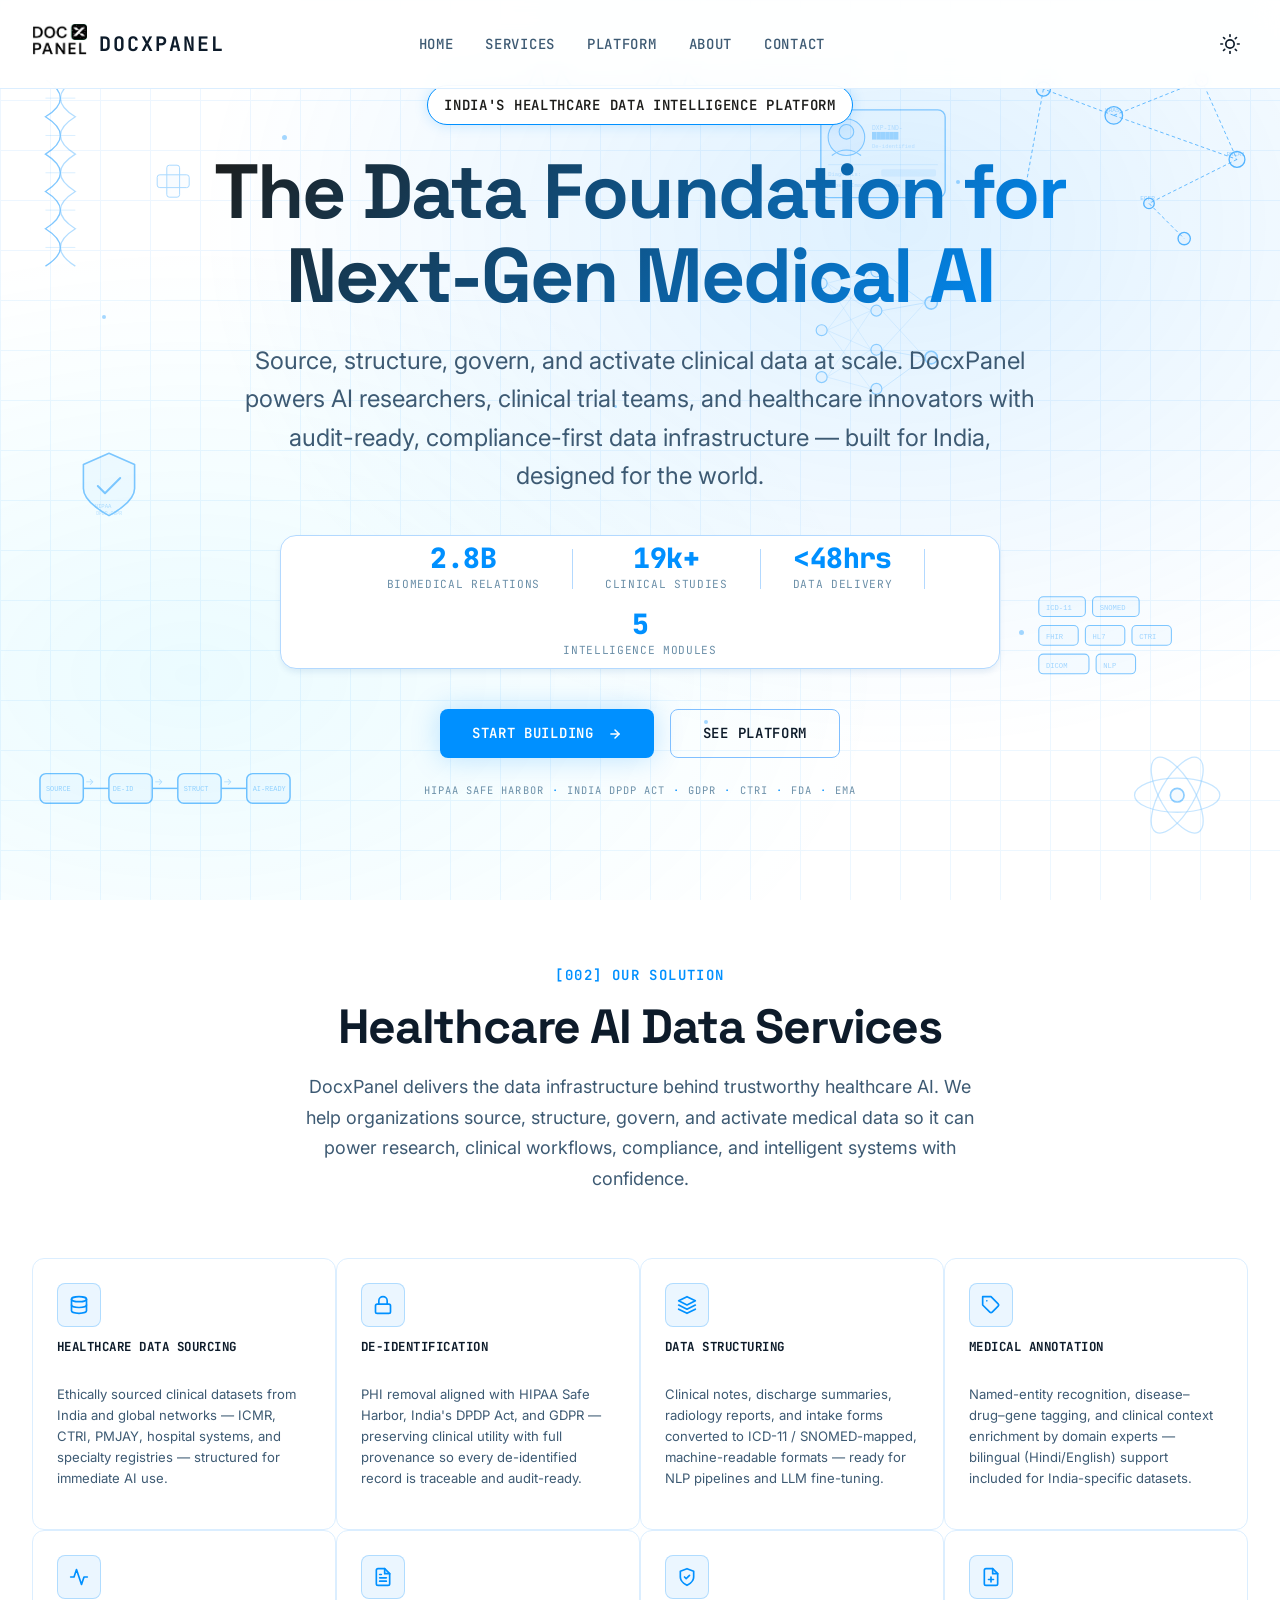
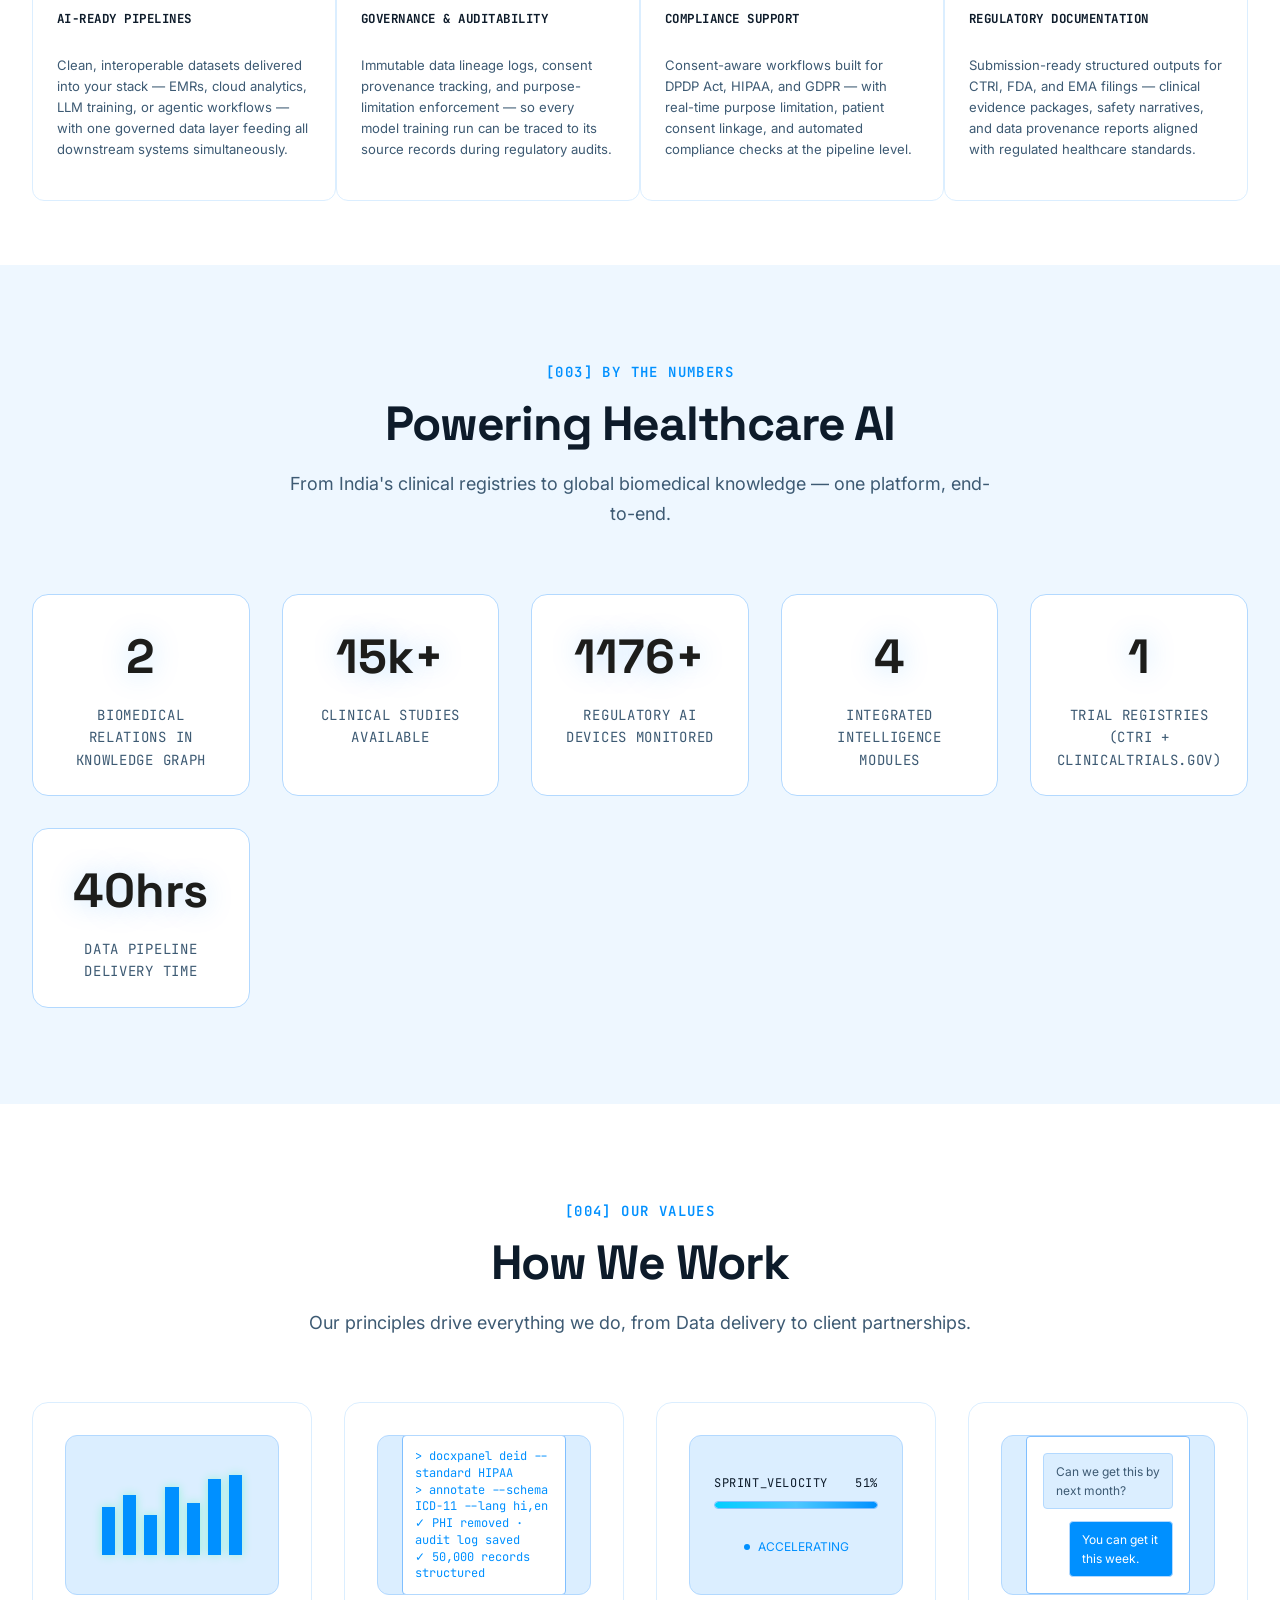
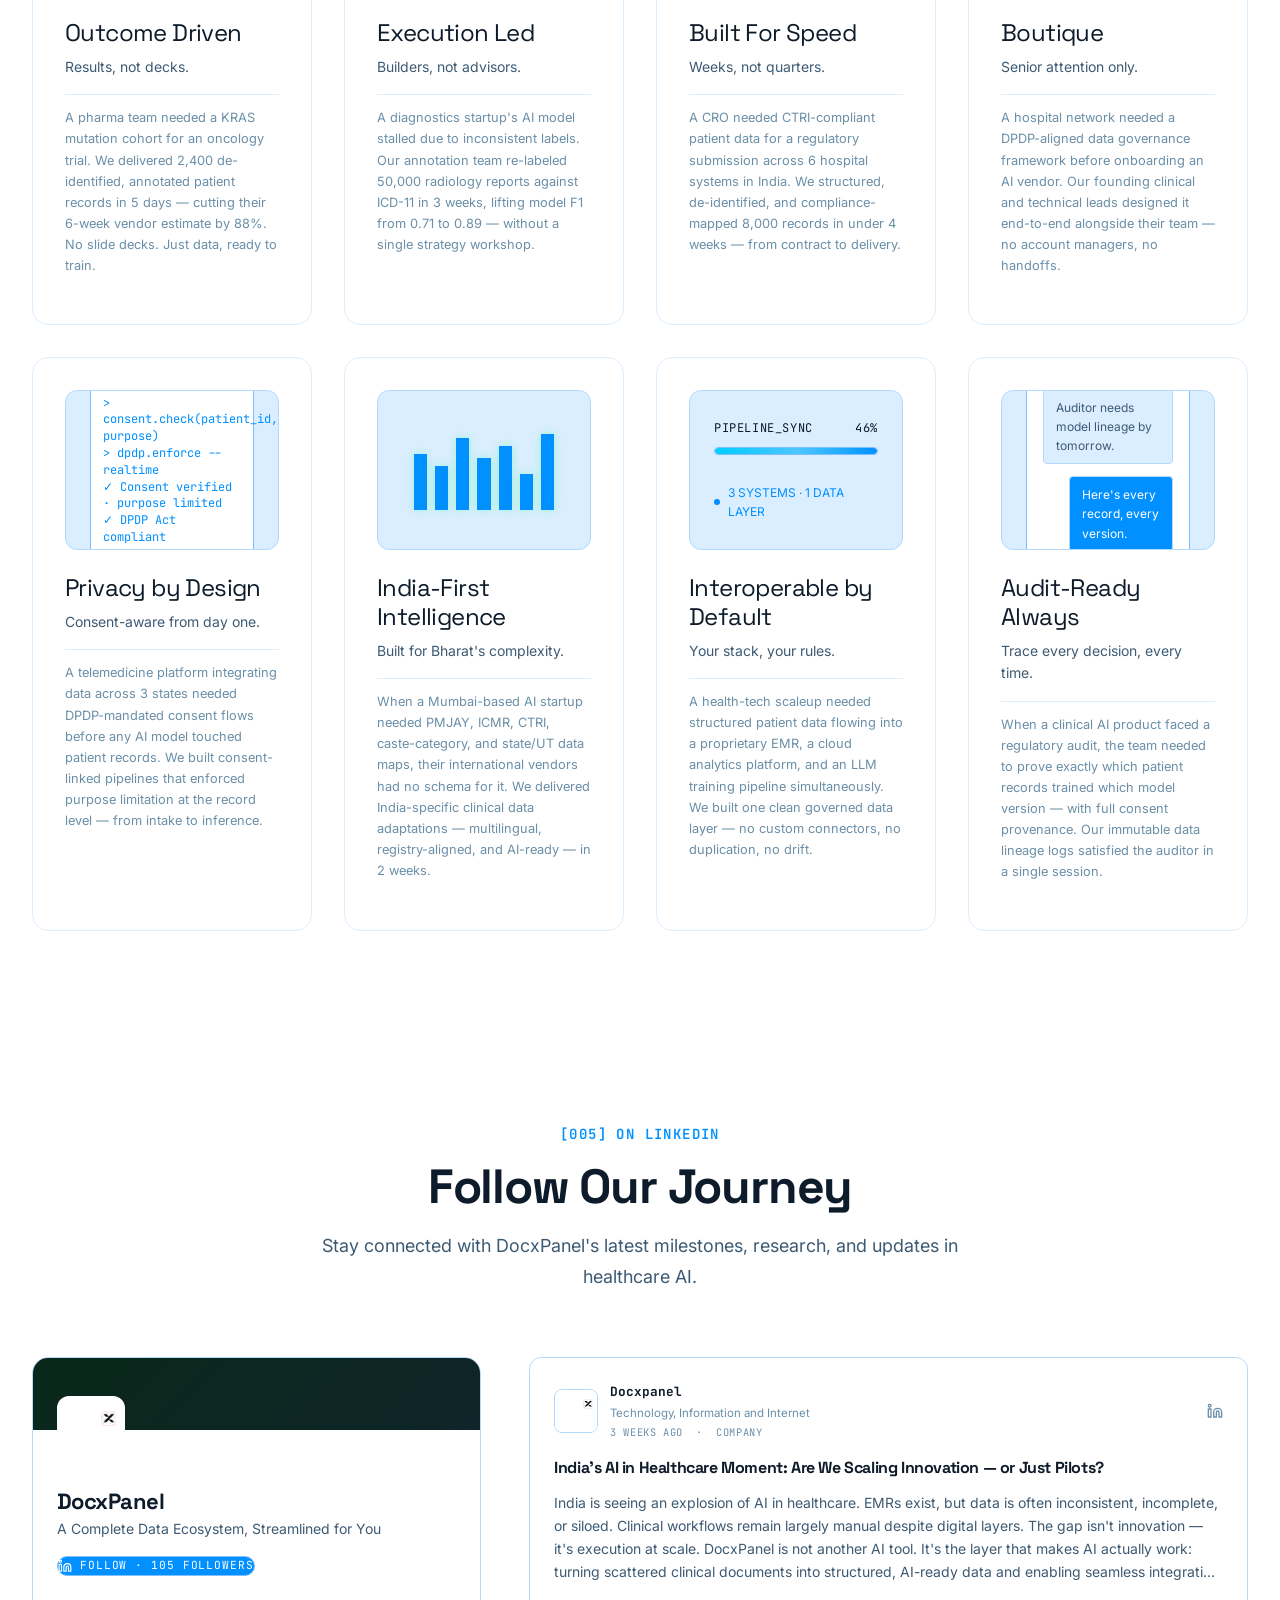
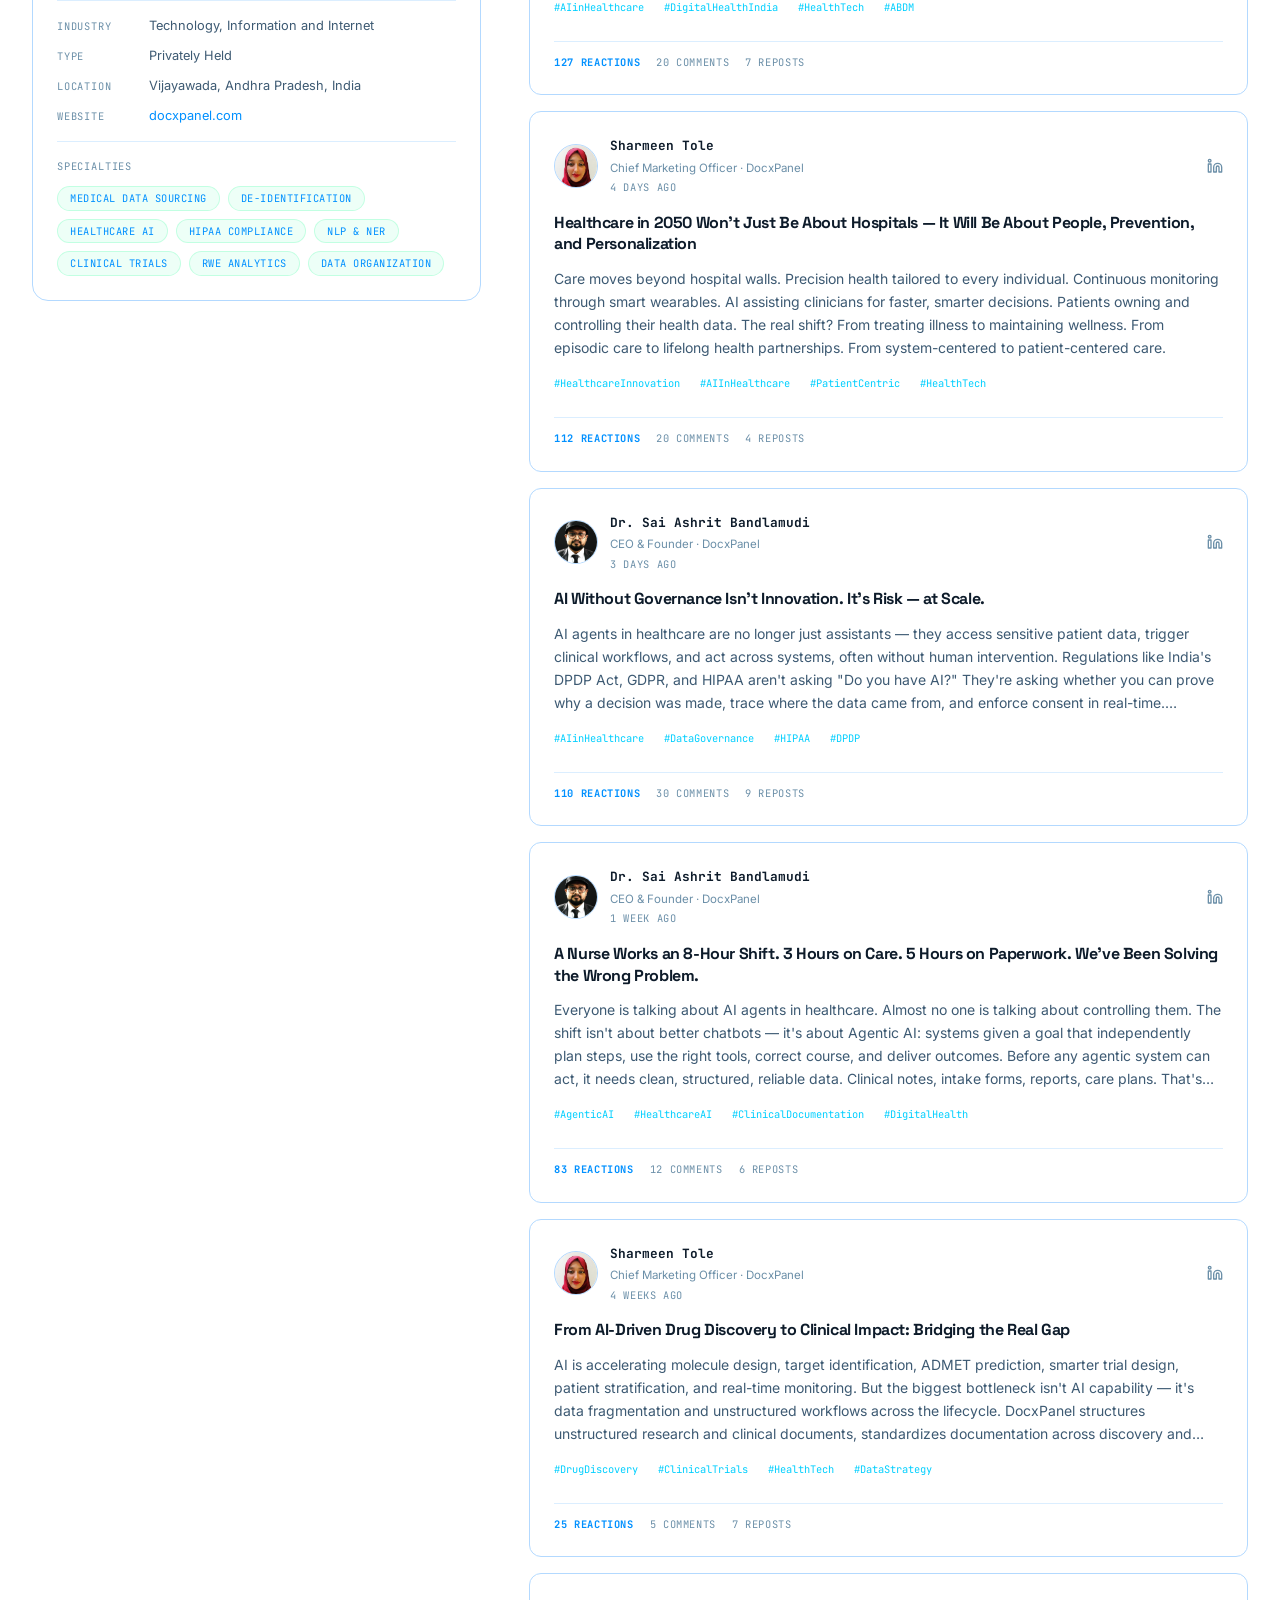
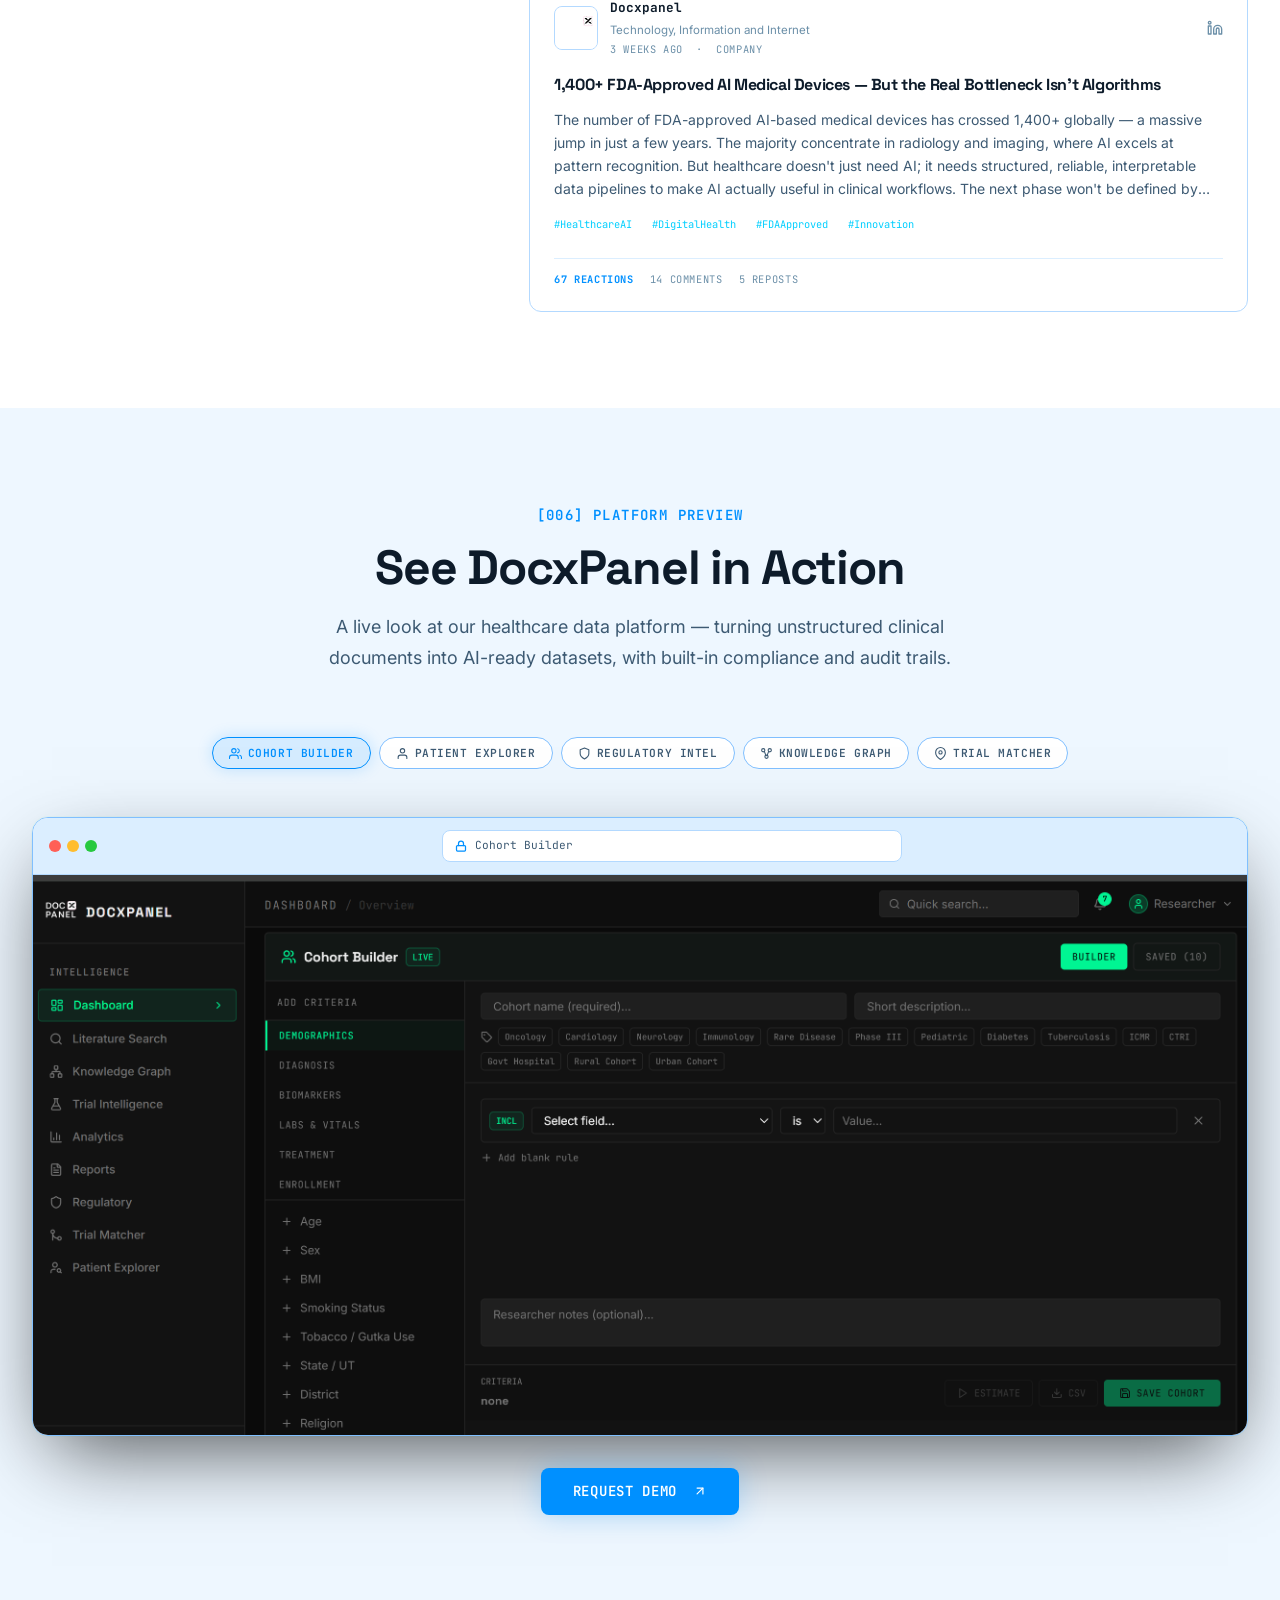
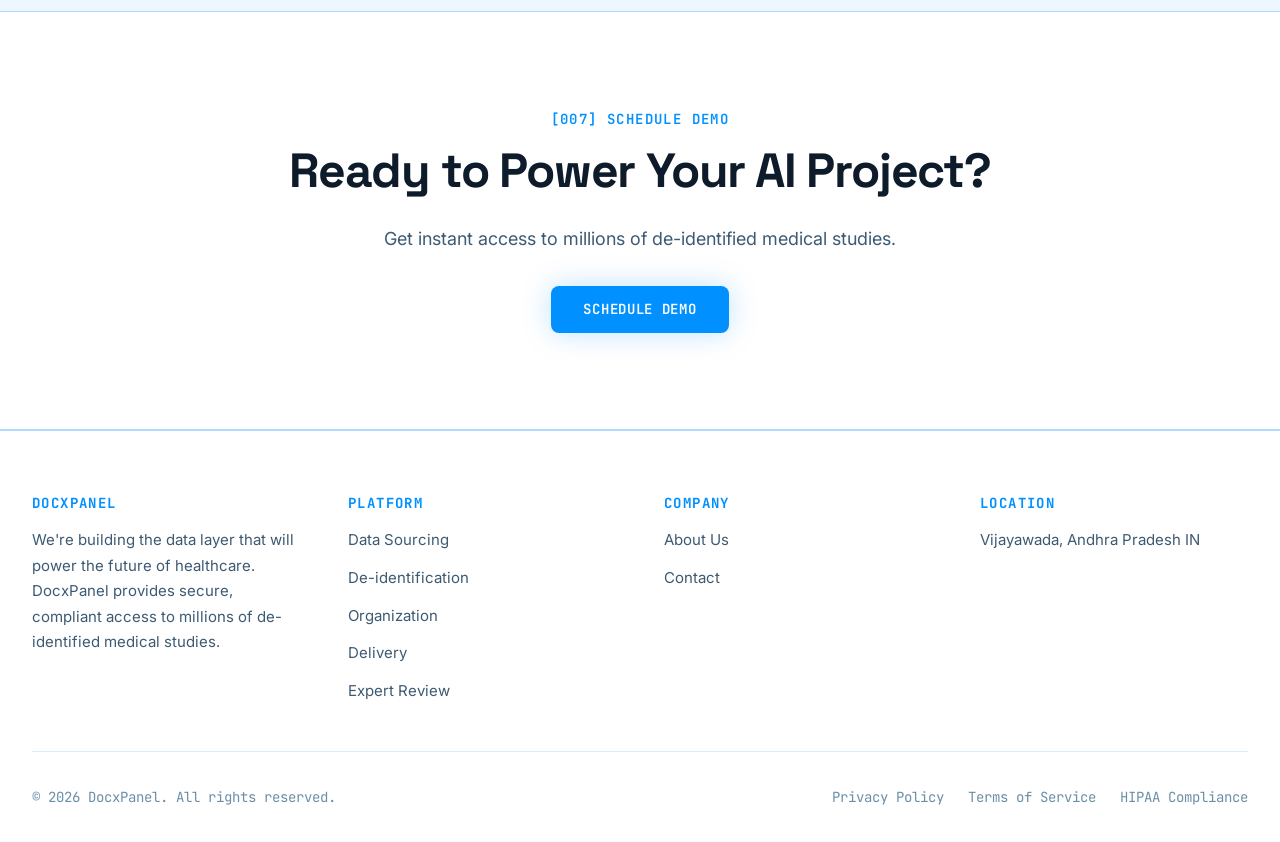
<file: index.html>
<!DOCTYPE html>
<html lang="en" data-theme="light">

<head>
    <meta charset="UTF-8">
    <meta name="viewport" content="width=device-width, initial-scale=1.0">
    <title>DocxPanel - A Complete Data Ecosystem, Streamlined for You</title>
    <link rel="icon" type="image/svg+xml" href="favicon.svg">

    <!-- Fonts -->
    <link rel="preconnect" href="https://fonts.googleapis.com">
    <link rel="preconnect" href="https://fonts.gstatic.com" crossorigin>
    <link
        href="https://fonts.googleapis.com/css2?family=JetBrains+Mono:wght@300;400;500;600;700;800&family=Inter:wght@300;400;500;600;700;800&family=Space+Grotesk:wght@300;400;500;600;700&display=swap"
        rel="stylesheet">

    <!-- AOS Animation Library -->
    <link href="https://unpkg.com/aos@2.3.1/dist/aos.css" rel="stylesheet">

    <style>
        /* ===== CSS CUSTOM PROPERTIES (Design System) ===== */
        :root {
            /* Colors - Brand */
            --color-brand-primary: #FFFFFF;
            --color-brand-secondary: #00FF88;
            --color-brand-tertiary: #00D4FF;

            /* Colors - Surface */
            --color-surface-base: #000000;
            --color-surface-subtle: #0A0A0A;
            --color-surface-card: #111111;
            --color-surface-elevated: #1A1A1A;
            --color-surface-overlay: rgba(0, 0, 0, 0.85);

            /* Colors - Text */
            --color-text-primary: #FFFFFF;
            --color-text-secondary: #A0A0A0;
            --color-text-tertiary: #666666;
            --color-text-accent: #FFFFFF;
            --color-text-link: #00FF88;

            /* Colors - Border */
            --color-border-default: #222222;
            --color-border-subtle: #1A1A1A;
            --color-border-emphasis: #333333;
            --color-border-accent: #FFFFFF;

            /* Colors - Status */
            --color-status-success: #00FF88;
            --color-status-error: #FF4444;
            --color-status-warning: #FFAA00;
            --color-status-info: #FFFFFF;

            /* Typography */
            --font-primary: 'JetBrains Mono', 'Fira Code', monospace;
            --font-secondary: 'Inter', -apple-system, BlinkMacSystemFont, sans-serif;
            --font-display: 'Space Grotesk', 'Inter', sans-serif;

            /* Spacing (8pt grid) */
            --spacing-1: 0.25rem;
            --spacing-2: 0.5rem;
            --spacing-3: 0.75rem;
            --spacing-4: 1rem;
            --spacing-6: 1.5rem;
            --spacing-8: 2rem;
            --spacing-10: 2.5rem;
            --spacing-12: 3rem;
            --spacing-16: 4rem;
            --spacing-20: 5rem;
            --spacing-24: 6rem;

            /* Border Radius */
            --radius-sm: 0.25rem;
            --radius-base: 0.5rem;
            --radius-md: 0.75rem;
            --radius-lg: 1rem;
            --radius-xl: 1.5rem;
            --radius-full: 9999px;

            /* Shadows */
            --shadow-glow-sm: 0 0 10px rgba(255, 255, 255, 0.3), 0 0 20px rgba(255, 255, 255, 0.15);
            --shadow-glow-md: 0 0 15px rgba(255, 255, 255, 0.4), 0 0 30px rgba(255, 255, 255, 0.2), 0 0 45px rgba(255, 255, 255, 0.1);
            --shadow-glow-cyan: 0 0 15px rgba(0, 255, 136, 0.4), 0 0 30px rgba(0, 255, 136, 0.2), 0 0 45px rgba(0, 255, 136, 0.1);
            --shadow-base: 0 4px 6px -1px rgba(0, 0, 0, 0.7), 0 2px 4px -2px rgba(0, 0, 0, 0.7);
            --shadow-md: 0 10px 15px -3px rgba(0, 0, 0, 0.7), 0 4px 6px -4px rgba(0, 0, 0, 0.7);

            /* Animation */
            --duration-fast: 150ms;
            --duration-base: 200ms;
            --duration-moderate: 300ms;
            --duration-slow: 500ms;
            --easing-smooth: cubic-bezier(0.4, 0, 0.2, 1);
        }

        /* Light Theme Overrides */
        [data-theme="light"] {
            /* Neon sky blue — electric, vibrant */
            --color-brand-primary: #1D1D1B;
            --color-brand-secondary: #0090FF;
            --color-brand-secondary-rgb: 0, 144, 255;
            --color-brand-tertiary: #00CFFF;

            --color-surface-base: #FFFFFF;
            --color-surface-subtle: #EEF7FF;
            --color-surface-card: #FFFFFF;
            --color-surface-elevated: #DBEEFF;
            --color-surface-overlay: rgba(255, 255, 255, 0.92);

            --color-text-primary: #0D1B2A;
            --color-text-secondary: #3D5A73;
            --color-text-tertiary: #6B8FA8;
            --color-text-accent: #005099;
            --color-text-link: #0090FF;

            --color-status-success: #0090FF;
            --color-status-error: #E53E3E;

            --color-border-default: #B3D9FF;
            --color-border-subtle: #DBEEFF;
            --color-border-emphasis: #80BFFF;
            --color-border-accent: #0090FF;

            --shadow-glow-sm: 0 0 14px rgba(0, 144, 255, 0.2);
            --shadow-glow-md: 0 0 28px rgba(0, 144, 255, 0.25);
            --shadow-glow-cyan: 0 0 18px rgba(0, 207, 255, 0.3);
            --shadow-base: 0 4px 6px -1px rgba(0, 80, 153, 0.1);
            --shadow-md: 0 10px 15px -3px rgba(0, 80, 153, 0.12);
        }

        /* Light mode logo inversion */
        [data-theme="light"] .navbar-logo img {
            filter: invert(1);
        }

        /* ===== RESET & BASE STYLES ===== */
        * {
            margin: 0;
            padding: 0;
            box-sizing: border-box;
            -webkit-tap-highlight-color: transparent;
        }

        html {
            scroll-behavior: smooth;
            font-size: 16px;
            background-color: var(--color-surface-base);
        }

        body {
            font-family: var(--font-secondary);
            color: var(--color-text-primary);
            line-height: 1.6;
            overflow-x: hidden;
            position: relative;
            min-height: 100vh;
        }

        /* Animated Grid Background */
        body::before {
            content: '';
            position: fixed;
            top: 0;
            left: 0;
            width: 100%;
            height: 100%;
            pointer-events: none;
            background-image:
                linear-gradient(var(--color-border-subtle) 1.5px, transparent 1.5px),
                linear-gradient(90deg, var(--color-border-subtle) 1.5px, transparent 1.5px);
            background-size: 50px 50px;
            opacity: 0.5;
            /* Increased visibility */
            z-index: -1;
            will-change: transform;
            animation: gridMove 20s linear infinite;
        }

        @keyframes gridMove {
            0% {
                transform: translate(0, 0);
            }

            100% {
                transform: translate(50px, 50px);
            }
        }

        /* Dark Theme Explicit Override (Helps Safari) */
        [data-theme="dark"] {
            --color-surface-base: #000000;
            --color-border-subtle: #222222;
            --color-text-primary: #FFFFFF;
            --color-brand-secondary-rgb: 0, 255, 136;
        }

        /* Light mode overrides for hardcoded green/old rgba accents → neon blue */
        [data-theme="light"] .svc-icon,
        [data-theme="light"] .module-icon {
            background: rgba(0, 144, 255, 0.08);
            border-color: rgba(0, 144, 255, 0.25);
        }
        [data-theme="light"] .svc-card:hover,
        [data-theme="light"] .module-card:hover {
            box-shadow: 0 12px 32px rgba(0, 144, 255, 0.14);
        }
        [data-theme="light"] .module-tab.active {
            background: rgba(0, 144, 255, 0.1);
            box-shadow: 0 0 16px rgba(0, 144, 255, 0.2);
        }
        [data-theme="light"] .stat-card:hover {
            box-shadow: 0 0 28px rgba(0, 144, 255, 0.18);
        }
        [data-theme="light"] .section-label {
            color: #0090FF;
        }
        [data-theme="light"] .hero::before {
            background:
                radial-gradient(ellipse at 70% 25%, rgba(0, 144, 255, 0.13) 0%, transparent 55%),
                radial-gradient(ellipse at 15% 75%, rgba(0, 207, 255, 0.08) 0%, transparent 45%);
            animation: pulseGlow 5s ease-in-out infinite;
        }
        [data-theme="light"] .btn-primary {
            background: #0090FF;
            border-color: #0090FF;
            color: #FFFFFF;
        }
        [data-theme="light"] .btn-primary:hover {
            background: #0076D6;
            border-color: #0076D6;
            box-shadow: 0 0 24px rgba(0, 144, 255, 0.45);
        }
        [data-theme="light"] .li-follow-link {
            background: #0090FF;
            color: #FFFFFF;
        }
        [data-theme="light"] .cohort-live-pill {
            background: rgba(0, 144, 255, 0.15);
            color: #0090FF;
        }
        [data-theme="light"] body::before {
            background-image:
                linear-gradient(rgba(0, 144, 255, 0.06) 1px, transparent 1px),
                linear-gradient(90deg, rgba(0, 144, 255, 0.06) 1px, transparent 1px);
        }
        [data-theme="light"] .value-card {
            border-color: #DBEEFF;
        }
        [data-theme="light"] .value-card:hover {
            border-color: #0090FF;
            box-shadow: 0 0 28px rgba(0, 144, 255, 0.12);
        }
        [data-theme="light"] .navbar {
            border-bottom-color: #DBEEFF;
        }

        /* Fix for Safari background gradient update on theme change */
        [data-theme="light"] body::before,
        [data-theme="dark"] body::before {
            background-image:
                linear-gradient(var(--color-border-subtle) 1px, transparent 1px),
                linear-gradient(90deg, var(--color-border-subtle) 1px, transparent 1px);
        }

        /* Force background repaint on theme change */
        [data-theme="light"] html,
        [data-theme="dark"] html {
            background-color: var(--color-surface-base);
        }

        /* ===== TYPOGRAPHY ===== */
        h1,
        h2,
        h3,
        h4,
        h5,
        h6 {
            font-family: var(--font-display);
            font-weight: 700;
            line-height: 1.2;
            letter-spacing: -0.025em;
        }

        h1 {
            font-size: clamp(2.5rem, 5vw, 4rem);
            margin-bottom: var(--spacing-6);
        }

        h2 {
            font-size: clamp(2rem, 4vw, 3rem);
            margin-bottom: var(--spacing-6);
        }

        h3 {
            font-size: clamp(1.5rem, 3vw, 2rem);
            margin-bottom: var(--spacing-4);
        }

        p {
            margin-bottom: var(--spacing-4);
            color: var(--color-text-secondary);
            line-height: 1.7;
        }

        a {
            color: var(--color-text-link);
            text-decoration: none;
            transition: color var(--duration-base) var(--easing-smooth);
        }

        @media (hover: hover) {
            a:hover {
                color: var(--color-brand-secondary);
            }
        }

        /* Monospace text styling */
        .mono {
            font-family: var(--font-primary);
            font-size: 0.875rem;
            letter-spacing: 0.05em;
            text-transform: uppercase;
        }

        /* Accent text with glow */
        .text-accent {
            color: var(--color-brand-primary);
            text-shadow: var(--shadow-glow-sm);
        }

        /* ===== NAVIGATION ===== */
        .navbar {
            position: fixed;
            top: 0;
            left: 0;
            right: 0;
            z-index: 1000;
            padding: var(--spacing-6) var(--spacing-8);
            background: var(--color-surface-overlay);
            backdrop-filter: blur(12px);
            border-bottom: 1px solid var(--color-border-subtle);
            transition: all var(--duration-moderate) var(--easing-smooth);
        }

        .navbar.scrolled {
            padding: var(--spacing-4) var(--spacing-8);
            background: var(--color-surface-base);
            border-bottom: 1px solid var(--color-border-accent);
            box-shadow: var(--shadow-glow-sm);
        }

        .navbar-container {
            max-width: 1536px;
            margin: 0 auto;
            display: flex;
            justify-content: space-between;
            align-items: center;
        }

        .navbar-logo {
            display: flex;
            align-items: center;
            gap: var(--spacing-3);
            font-family: var(--font-primary);
            font-size: 1.25rem;
            font-weight: 700;
            color: var(--color-text-primary);
            text-transform: uppercase;
            letter-spacing: 0.1em;
        }

        .navbar-logo img {
            height: 40px;
            width: auto;
            filter: drop-shadow(var(--shadow-glow-sm));
        }

        .navbar-menu {
            display: flex;
            gap: var(--spacing-8);
            list-style: none;
        }

        .navbar-menu a {
            font-family: var(--font-primary);
            font-size: 0.875rem;
            font-weight: 500;
            color: var(--color-text-secondary);
            text-transform: uppercase;
            letter-spacing: 0.05em;
            position: relative;
            padding: var(--spacing-2) 0;
            transition: color var(--duration-base) var(--easing-smooth);
        }

        .navbar-menu a::after {
            content: '';
            position: absolute;
            bottom: 0;
            left: 0;
            width: 0;
            height: 2px;
            background: var(--color-brand-secondary);
            box-shadow: var(--shadow-glow-cyan);
            transition: width var(--duration-moderate) var(--easing-smooth);
        }

        @media (hover: hover) {
            .navbar-menu a:hover {
                color: var(--color-brand-secondary);
            }

            .navbar-menu a:hover::after {
                width: 100%;
            }
        }

        .navbar-cta {
            display: flex;
            gap: var(--spacing-4);
        }

        /* Hide mobile CTA on larger screens */
        .mobile-cta {
            display: none;
        }

        /* Mobile Menu Toggle */
        .menu-toggle {
            display: none;
            flex-direction: column;
            gap: 4px;
            background: none;
            border: none;
            cursor: pointer;
            padding: var(--spacing-2);
            -webkit-tap-highlight-color: transparent;
        }

        .menu-toggle span {
            width: 24px;
            height: 2px;
            background: var(--color-brand-primary);
            transition: all var(--duration-base) var(--easing-smooth);
        }

        .navbar-actions {
            display: flex;
            align-items: center;
            gap: clamp(0.5rem, 2vw, 1.5rem);
        }

        /* ===== BUTTONS ===== */
        .btn {
            display: inline-flex;
            align-items: center;
            gap: var(--spacing-2);
            padding: var(--spacing-3) var(--spacing-8);
            font-family: var(--font-primary);
            font-size: 0.875rem;
            font-weight: 600;
            text-transform: uppercase;
            letter-spacing: 0.05em;
            border-radius: var(--radius-base);
            cursor: pointer;
            transition: all var(--duration-moderate) var(--easing-smooth);
            position: relative;
            overflow: hidden;
            border: none;
            text-decoration: none;
        }

        .btn::before {
            content: '';
            position: absolute;
            top: 50%;
            left: 50%;
            width: 0;
            height: 0;
            border-radius: 50%;
            background: rgba(255, 255, 255, 0.1);
            transform: translate(-50%, -50%);
            transition: width var(--duration-slow) var(--easing-smooth),
                height var(--duration-slow) var(--easing-smooth);
        }

        @media (hover: hover) {
            .btn:hover::before {
                width: 300px;
                height: 300px;
            }
        }

        .btn-primary {
            background: var(--color-brand-primary);
            color: var(--color-surface-base);
            box-shadow: var(--shadow-glow-md);
        }

        @media (hover: hover) {
            .btn-primary:hover {
                transform: translateY(-2px);
                box-shadow: 0 0 20px rgba(255, 255, 255, 0.6), 0 0 40px rgba(255, 255, 255, 0.3);
            }
        }

        .btn-secondary {
            background: transparent;
            color: var(--color-text-primary);
            border: 1px solid var(--color-border-emphasis);
        }

        @media (hover: hover) {
            .btn-secondary:hover {
                border-color: var(--color-brand-secondary);
                color: var(--color-brand-secondary);
                box-shadow: var(--shadow-glow-cyan);
            }
        }

        /* ===== HERO SECTION ===== */
        .hero {
            min-height: 100vh;
            height: 100vh;
            display: flex;
            align-items: center;
            justify-content: center;
            position: relative;
            padding: var(--spacing-8);
            overflow: hidden;
        }

        /* Terminal-style background effect */
        .hero::before {
            content: '';
            position: absolute;
            top: 0;
            left: 0;
            right: 0;
            bottom: 0;
            background: radial-gradient(circle at 50% 50%,
                    rgba(255, 255, 255, 0.1) 0%,
                    transparent 50%);
            animation: pulseGlow 4s ease-in-out infinite;
        }

        @keyframes pulseGlow {

            0%,
            100% {
                opacity: 0.3;
                transform: scale(1);
            }

            50% {
                opacity: 0.6;
                transform: scale(1.05);
            }
        }

        .hero-container {
            max-width: 1280px;
            margin: 0 auto;
            text-align: center;
            position: relative;
            z-index: 1;
        }

        .hero-label {
            display: inline-block;
            padding: var(--spacing-2) var(--spacing-4);
            background: var(--color-surface-card);
            border: 1px solid var(--color-border-accent);
            border-radius: var(--radius-full);
            font-family: var(--font-primary);
            font-size: 0.75rem;
            font-weight: 600;
            color: var(--color-brand-primary);
            text-transform: uppercase;
            letter-spacing: 0.1em;
            margin-bottom: var(--spacing-6);
            box-shadow: var(--shadow-glow-sm);
        }

        .hero-title {
            font-size: clamp(2.5rem, 6vw, 5rem);
            font-weight: 800;
            line-height: 1.1;
            margin-bottom: var(--spacing-6);
            background: linear-gradient(135deg,
                    var(--color-brand-primary) 0%,
                    var(--color-brand-secondary) 100%);
            -webkit-background-clip: text;
            -webkit-text-fill-color: transparent;
            background-clip: text;
        }

        .hero-subtitle {
            font-size: clamp(1.125rem, 2vw, 1.5rem);
            color: var(--color-text-secondary);
            max-width: 800px;
            margin: 0 auto var(--spacing-10);
            line-height: 1.6;
        }

        .hero-metrics {
            display: flex;
            align-items: center;
            justify-content: center;
            gap: 0;
            flex-wrap: wrap;
            margin: 0 auto var(--spacing-10);
            background: var(--color-surface-card);
            border: 1px solid var(--color-border-default);
            border-radius: var(--radius-lg);
            padding: var(--spacing-5) var(--spacing-8);
            max-width: 720px;
            box-shadow: var(--shadow-base);
        }

        .hero-metric {
            display: flex;
            flex-direction: column;
            align-items: center;
            gap: 4px;
            padding: var(--spacing-2) var(--spacing-8);
        }

        .hero-metric-number {
            font-family: var(--font-primary);
            font-size: 1.75rem;
            font-weight: 800;
            color: var(--color-brand-secondary);
            line-height: 1;
            letter-spacing: -0.02em;
        }

        .hero-metric-label {
            font-size: 0.7rem;
            color: var(--color-text-tertiary);
            text-transform: uppercase;
            letter-spacing: 0.06em;
            font-family: var(--font-primary);
            white-space: nowrap;
        }

        .hero-metric-divider {
            width: 1px;
            height: 40px;
            background: var(--color-border-default);
            flex-shrink: 0;
        }

        .hero-trust {
            margin-top: var(--spacing-6);
            font-family: var(--font-primary);
            font-size: 0.65rem;
            color: var(--color-text-tertiary);
            text-transform: uppercase;
            letter-spacing: 0.1em;
            display: flex;
            align-items: center;
            justify-content: center;
            flex-wrap: wrap;
            gap: var(--spacing-2);
        }

        .hero-trust-dot {
            color: var(--color-brand-secondary);
        }

        .hero-cta {
            display: flex;
            gap: var(--spacing-4);
            justify-content: center;
            flex-wrap: wrap;
        }

        /* ===== HERO BACKGROUND ART ===== */
        .hero-bg-art {
            position: absolute;
            inset: 0;
            pointer-events: none;
            z-index: 0;
            overflow: hidden;
        }

        /* Base for all floating SVG art pieces */
        .hba {
            position: absolute;
            color: var(--color-brand-secondary);
            opacity: 0;
            transition: opacity 0.5s;
        }

        /* Only show in light mode */
        [data-theme="light"] .hba { opacity: 1; }

        .hba--graph {
            top: 5%;
            right: 2%;
            width: clamp(200px, 22vw, 340px);
            animation: floatY 9s ease-in-out infinite;
        }
        .hba--dna {
            top: 8%;
            left: 3%;
            width: clamp(32px, 3.5vw, 60px);
            animation: floatY 12s ease-in-out infinite 2s;
        }
        .hba--cross {
            top: 18%;
            left: 12%;
            width: clamp(30px, 3vw, 52px);
            opacity: 0;
            animation: floatY 10s ease-in-out infinite 1s;
        }
        [data-theme="light"] .hba--cross { opacity: 0.35; }

        .hba--pipeline {
            bottom: 8%;
            left: 3%;
            width: clamp(180px, 20vw, 270px);
            animation: floatY 11s ease-in-out infinite 0.5s;
        }
        [data-theme="light"] .hba--pipeline { opacity: 0.55; }
        [data-theme="light"] .hba--graph    { opacity: 0.65; }
        [data-theme="light"] .hba--dna      { opacity: 0.5;  }

        .hba--atom {
            bottom: 6%;
            right: 4%;
            width: clamp(70px, 8vw, 120px);
            animation: spinSlow 18s linear infinite, floatY 8s ease-in-out infinite 3s;
        }
        [data-theme="light"] .hba--atom { opacity: 0.45; }

        .hba--ecg {
            top: 6%;
            left: 50%;
            transform: translateX(-50%);
            width: clamp(200px, 28vw, 340px);
            animation: floatY 13s ease-in-out infinite 1.5s;
        }
        [data-theme="light"] .hba--ecg { opacity: 0.45; }

        .hba--neural {
            top: 28%;
            right: 26%;
            width: clamp(100px, 11vw, 180px);
            animation: floatY 10s ease-in-out infinite 4s;
        }
        [data-theme="light"] .hba--neural { opacity: 0.4; }

        .hba--shield {
            top: 50%;
            left: 6%;
            width: clamp(44px, 5vw, 80px);
            animation: floatY 9s ease-in-out infinite 2s;
        }
        [data-theme="light"] .hba--shield { opacity: 0.5; }

        .hba--tags {
            bottom: 22%;
            right: 5%;
            width: clamp(120px, 14vw, 200px);
            animation: floatY 11s ease-in-out infinite 0.8s;
        }
        [data-theme="light"] .hba--tags { opacity: 0.5; }

        .hba--record {
            top: 12%;
            right: 26%;
            width: clamp(90px, 10vw, 140px);
            animation: floatY 8s ease-in-out infinite 3.5s;
        }
        [data-theme="light"] .hba--record { opacity: 0.45; }

        @keyframes floatY {
            0%, 100% { transform: translateY(0px); }
            50%       { transform: translateY(-14px); }
        }
        @keyframes spinSlow {
            from { transform: rotate(0deg); }
            to   { transform: rotate(360deg); }
        }

        /* Floating data particles */
        .hba-particles { position: absolute; inset: 0; }
        .hba-p {
            position: absolute;
            width: 6px;
            height: 6px;
            border-radius: 50%;
            background: var(--color-brand-secondary);
            opacity: 0;
            animation: particleFloat 6s ease-in-out infinite;
        }
        [data-theme="light"] .hba-p { opacity: 0.35; }

        .hba-p:nth-child(1)  { top: 15%; left: 22%;  animation-delay: 0s;    animation-duration: 7s;  width: 5px; height: 5px; }
        .hba-p:nth-child(2)  { top: 35%; left: 8%;   animation-delay: 1.2s;  animation-duration: 9s;  width: 4px; height: 4px; }
        .hba-p:nth-child(3)  { top: 60%; left: 30%;  animation-delay: 2.4s;  animation-duration: 8s;  width: 6px; height: 6px; }
        .hba-p:nth-child(4)  { top: 20%; right: 25%; animation-delay: 0.6s;  animation-duration: 10s; width: 4px; height: 4px; }
        .hba-p:nth-child(5)  { top: 70%; right: 20%; animation-delay: 3.1s;  animation-duration: 7s;  width: 5px; height: 5px; }
        .hba-p:nth-child(6)  { top: 45%; left: 48%;  animation-delay: 1.8s;  animation-duration: 11s; width: 3px; height: 3px; }
        .hba-p:nth-child(7)  { top: 80%; left: 55%;  animation-delay: 4s;    animation-duration: 8s;  width: 4px; height: 4px; }
        .hba-p:nth-child(8)  { top: 10%; right: 42%; animation-delay: 2.7s;  animation-duration: 9s;  width: 5px; height: 5px; }

        @keyframes particleFloat {
            0%   { transform: translate(0, 0) scale(1); opacity: 0; }
            20%  { opacity: 0.5; }
            50%  { transform: translate(12px, -20px) scale(1.2); opacity: 0.35; }
            80%  { opacity: 0.2; }
            100% { transform: translate(-8px, 16px) scale(0.8); opacity: 0; }
        }

        /* ===== SECTION STYLES ===== */
        .section {
            padding: var(--spacing-24) var(--spacing-8);
            position: relative;
        }

        .section#services {
            padding: var(--spacing-16) var(--spacing-8);
            overflow: visible;
            box-sizing: border-box;
            position: relative;
        }

        .section-container {
            max-width: 1280px;
            margin: 0 auto;
        }

        .section-header {
            text-align: center;
            margin-bottom: var(--spacing-16);
        }

        .section-label {
            font-family: var(--font-primary);
            font-size: 0.875rem;
            font-weight: 600;
            color: var(--color-brand-primary);
            text-transform: uppercase;
            letter-spacing: 0.1em;
            margin-bottom: var(--spacing-3);
        }

        .section-title {
            font-size: clamp(2rem, 4vw, 3rem);
            margin-bottom: var(--spacing-4);
        }

        .section-description {
            font-size: 1.125rem;
            color: var(--color-text-secondary);
            max-width: 700px;
            margin: 0 auto;
        }

        /* ===== SERVICES SECTION - PROBLEM SLIDER ===== */
        .problem-section {
            display: flex;
            gap: var(--spacing-12);
            align-items: center;
            justify-content: center;
            width: 100%;
            max-width: 1400px;
            margin: 0 auto;
        }

        .problem-content {
            flex: 0 0 450px;
            max-width: 450px;
            position: relative;
        }

        .problem-label {
            display: inline-block;
            padding: var(--spacing-2) var(--spacing-3);
            background: var(--color-surface-elevated);
            border: 1px solid var(--color-status-error);
            color: var(--color-status-error);
            font-family: var(--font-primary);
            font-size: 0.75rem;
            font-weight: 700;
            text-transform: uppercase;
            letter-spacing: 0.1em;
            margin-bottom: var(--spacing-6);
        }

        .problem-title {
            font-family: var(--font-display);
            font-size: clamp(2.5rem, 5vw, 4rem);
            font-weight: 300;
            line-height: 1.1;
            margin-bottom: var(--spacing-4);
            color: var(--color-text-primary);
        }

        .problem-subtitle {
            font-family: var(--font-display);
            font-size: clamp(1.25rem, 2.5vw, 1.75rem);
            font-weight: 400;
            line-height: 1.3;
            margin-bottom: var(--spacing-6);
            color: var(--color-text-primary);
        }

        .problem-description {
            font-size: 1rem;
            color: var(--color-text-secondary);
            line-height: 1.7;
        }

        .problem-visual {
            flex: 1;
            position: relative;
            height: 100%;
            display: flex;
            align-items: center;
            justify-content: center;
        }

        .problem-frame {
            position: relative;
            width: 100%;
            max-width: 600px;
            height: 500px;
            border: 1px solid var(--color-border-default);
            border-radius: var(--radius-lg);
            padding: var(--spacing-6);
            overflow: visible;
        }

        .frame-corners {
            position: absolute;
            inset: 0;
            pointer-events: none;
        }

        .frame-corner {
            position: absolute;
            width: 30px;
            height: 30px;
            border: 2px solid var(--color-border-emphasis);
        }

        .frame-corner.tl {
            top: 0;
            left: 0;
            border-right: none;
            border-bottom: none;
        }

        .frame-corner.tr {
            top: 0;
            right: 0;
            border-left: none;
            border-bottom: none;
        }

        .frame-corner.bl {
            bottom: 0;
            left: 0;
            border-right: none;
            border-top: none;
        }

        .frame-corner.br {
            bottom: 0;
            right: 0;
            border-left: none;
            border-top: none;
        }

        .services-slider {
            position: relative;
            width: 100%;
            height: 100%;
            overflow: visible;
            display: flex;
            align-items: center;
            justify-content: center;
        }

        .services-track {
            width: 100%;
            height: 100%;
            display: flex;
            align-items: center;
            justify-content: center;
        }

        .service-card {
            background: var(--color-surface-card);
            border: 1px solid var(--color-border-default);
            border-radius: var(--radius-md);
            padding: var(--spacing-8);
            display: none;
            flex-direction: column;
            gap: var(--spacing-4);
            transition: all var(--duration-moderate) var(--easing-smooth);
            width: 100%;
            max-height: 100%;
            overflow-y: auto;
        }

        .service-card.active {
            display: flex;
            opacity: 1;
            border-color: var(--color-border-emphasis);
            box-shadow: var(--shadow-md);
        }

        .service-icon {
            width: 60px;
            height: 60px;
            background: var(--color-surface-elevated);
            border: 1px solid var(--color-border-emphasis);
            border-radius: var(--radius-md);
            display: flex;
            align-items: center;
            justify-content: center;
            margin-bottom: var(--spacing-4);
            transition: all var(--duration-moderate) var(--easing-smooth);
        }

        .service-card.active .service-icon {
            border-color: var(--color-brand-secondary);
            box-shadow: var(--shadow-glow-cyan);
        }

        .service-icon svg {
            width: 32px;
            height: 32px;
            stroke: var(--color-brand-secondary);
        }

        .service-title {
            font-family: var(--font-primary);
            font-size: 1rem;
            font-weight: 700;
            text-transform: uppercase;
            letter-spacing: 0.05em;
            margin-bottom: var(--spacing-3);
            color: var(--color-text-primary);
        }

        .service-description {
            font-size: 0.875rem;
            color: var(--color-text-secondary);
            line-height: 1.6;
            flex: 1;
        }

        /* Progress Indicators */
        .progress-indicators {
            display: flex;
            flex-direction: column;
            gap: var(--spacing-3);
            margin-top: var(--spacing-8);
        }

        .progress-bar {
            width: 60px;
            height: 2px;
            background: var(--color-border-emphasis);
            position: relative;
            overflow: hidden;
            cursor: pointer;
            transition: all var(--duration-base) var(--easing-smooth);
        }

        @media (hover: hover) {
            .progress-bar:hover {
                background: var(--color-border-accent);
            }
        }

        .progress-fill {
            position: absolute;
            left: 0;
            top: 0;
            height: 100%;
            background: var(--color-brand-secondary);
            box-shadow: var(--shadow-glow-cyan);
            width: 0;
            transition: width 0.3s ease-out;
        }

        .progress-bar.active .progress-fill {
            width: 100%;
        }

        /* ===== SERVICES GRID ===== */
        .services-grid {
            display: grid;
            grid-template-columns: repeat(4, 1fr);
            gap: var(--spacing-5);
            margin-top: var(--spacing-12);
        }

        .svc-card {
            background: var(--color-surface-card);
            border: 1px solid var(--color-border-subtle);
            border-radius: var(--radius-md);
            padding: var(--spacing-6);
            display: flex;
            flex-direction: column;
            gap: var(--spacing-3);
            transition: border-color var(--duration-base), transform var(--duration-moderate), box-shadow var(--duration-base);
        }

        .svc-card:hover {
            border-color: var(--color-brand-secondary);
            transform: translateY(-4px);
            box-shadow: 0 12px 32px rgba(0, 255, 136, 0.08);
        }

        .svc-icon {
            width: 44px;
            height: 44px;
            border-radius: var(--radius-base);
            background: rgba(0, 255, 136, 0.08);
            border: 1px solid rgba(0, 255, 136, 0.2);
            display: flex;
            align-items: center;
            justify-content: center;
            color: var(--color-brand-secondary);
            flex-shrink: 0;
        }

        .svc-icon svg {
            width: 20px;
            height: 20px;
        }

        .svc-title {
            font-family: var(--font-primary);
            font-size: 0.78rem;
            font-weight: 700;
            color: var(--color-text-primary);
            text-transform: uppercase;
            letter-spacing: 0.04em;
            line-height: 1.3;
        }

        .svc-desc {
            font-size: 0.82rem;
            color: var(--color-text-secondary);
            line-height: 1.6;
            flex: 1;
        }

        @media (max-width: 1100px) {
            .services-grid { grid-template-columns: repeat(2, 1fr); }
        }

        @media (max-width: 600px) {
            .services-grid { grid-template-columns: 1fr; }
        }

        /* ===== STATS SECTION ===== */
        .stats-grid {
            display: grid;
            grid-template-columns: repeat(auto-fit, minmax(200px, 1fr));
            gap: var(--spacing-8);
            margin-top: var(--spacing-12);
        }

        .stat-card {
            text-align: center;
            padding: var(--spacing-6);
            background: var(--color-surface-card);
            border: 1px solid var(--color-border-default);
            border-radius: var(--radius-lg);
            transition: all var(--duration-moderate) var(--easing-smooth);
        }

        @media (hover: hover) {
            .stat-card:hover {
                border-color: var(--color-border-accent);
                box-shadow: var(--shadow-glow-sm);
            }
        }

        .stat-number {
            font-family: var(--font-display);
            font-size: 3rem;
            font-weight: 800;
            color: var(--color-brand-primary);
            text-shadow: var(--shadow-glow-md);
            margin-bottom: var(--spacing-2);
        }

        .stat-label {
            font-family: var(--font-primary);
            font-size: 0.875rem;
            color: var(--color-text-secondary);
            text-transform: uppercase;
            letter-spacing: 0.05em;
        }

        /* ===== VALUES SECTION ===== */
        .values-section {
            background: var(--color-surface-base);
            position: relative;
            overflow: hidden;
        }

        .values-grid {
            display: grid;
            grid-template-columns: repeat(auto-fit, minmax(280px, 1fr));
            gap: var(--spacing-8);
            margin-top: var(--spacing-12);
        }

        .value-card {
            background: var(--color-surface-card);
            border: 1px solid var(--color-border-default);
            border-radius: var(--radius-lg);
            padding: var(--spacing-8);
            position: relative;
            overflow: hidden;
            transition: all var(--duration-moderate) var(--easing-smooth);
        }

        @media (hover: hover) {
            .value-card:hover {
                border-color: var(--color-border-emphasis);
                transform: translateY(-4px);
                box-shadow: var(--shadow-lg);
            }
        }

        .value-icon {
            width: 100%;
            height: 160px;
            background: var(--color-surface-elevated);
            border: 1px solid var(--color-border-default);
            border-radius: var(--radius-md);
            margin-bottom: var(--spacing-6);
            display: flex;
            align-items: center;
            justify-content: center;
            flex-direction: column;
            gap: var(--spacing-4);
            padding: var(--spacing-6);
            position: relative;
            overflow: hidden;
        }

        .value-chart {
            width: 100%;
            height: 80px;
            display: flex;
            align-items: flex-end;
            justify-content: space-between;
            gap: var(--spacing-2);
            padding: 0 var(--spacing-3);
        }

        .chart-bar {
            flex: 1;
            background: var(--color-brand-secondary);
            border-radius: var(--radius-xs) var(--radius-xs) 0 0;
            min-height: 0;
            transition: all 1s cubic-bezier(0.4, 0, 0.2, 1);
            box-shadow: 0 0 10px rgba(0, 255, 136, 0.3);
        }

        .value-terminal {
            width: 100%;
            background: var(--color-surface-base);
            border: 1px solid var(--color-border-emphasis);
            border-radius: var(--radius-sm);
            padding: var(--spacing-3);
            font-family: var(--font-primary);
            font-size: 0.75rem;
            color: var(--color-brand-secondary);
            line-height: 1.4;
        }

        .terminal-line {
            opacity: 0;
            transform: translateX(-10px);
            transition: all 0.3s ease-out;
        }

        .value-progress {
            width: 100%;
            margin-bottom: var(--spacing-3);
        }

        .progress-label {
            display: flex;
            justify-content: space-between;
            align-items: center;
            margin-bottom: var(--spacing-2);
            font-family: var(--font-primary);
            font-size: 0.75rem;
            text-transform: uppercase;
            letter-spacing: 0.05em;
        }

        .progress-track {
            width: 100%;
            height: 8px;
            background: var(--color-surface-base);
            border: 1px solid var(--color-border-emphasis);
            border-radius: var(--radius-full);
            overflow: hidden;
            position: relative;
        }

        .progress-fill-animated {
            height: 100%;
            background: linear-gradient(90deg, var(--color-brand-tertiary), var(--color-brand-secondary));
            border-radius: var(--radius-full);
            width: 0;
            transition: width 2s cubic-bezier(0.4, 0, 0.2, 1);
            box-shadow: 0 0 10px rgba(0, 212, 255, 0.5);
            position: relative;
        }

        .progress-fill-animated::after {
            content: '';
            position: absolute;
            top: 0;
            left: 0;
            right: 0;
            bottom: 0;
            background: linear-gradient(90deg, transparent, rgba(255, 255, 255, 0.3), transparent);
            animation: shimmer 2s infinite;
        }

        @keyframes shimmer {
            0% {
                transform: translateX(-100%);
            }

            100% {
                transform: translateX(100%);
            }
        }

        .progress-status {
            display: flex;
            align-items: center;
            gap: var(--spacing-2);
            color: var(--color-brand-secondary);
            font-size: 0.75rem;
        }

        .status-dot {
            width: 6px;
            height: 6px;
            background: var(--color-brand-secondary);
            border-radius: 50%;
            animation: pulse 2s infinite;
        }

        @keyframes pulse {

            0%,
            100% {
                opacity: 1;
                box-shadow: 0 0 0 0 rgba(0, 255, 136, 0.7);
            }

            50% {
                opacity: 0.6;
                box-shadow: 0 0 0 4px rgba(0, 255, 136, 0);
            }
        }

        .value-chat {
            background: var(--color-surface-base);
            border: 1px solid var(--color-border-emphasis);
            border-radius: var(--radius-sm);
            padding: var(--spacing-4);
            display: flex;
            flex-direction: column;
            gap: var(--spacing-3);
        }

        .chat-bubble {
            background: var(--color-surface-elevated);
            border: 1px solid var(--color-border-default);
            border-radius: var(--radius-sm);
            padding: var(--spacing-2) var(--spacing-3);
            font-size: 0.75rem;
            color: var(--color-text-secondary);
            opacity: 0;
            transform: translateY(10px);
            transition: all 0.4s ease-out;
        }

        .chat-bubble.reply {
            background: var(--color-brand-secondary);
            color: var(--color-surface-base);
            align-self: flex-end;
            max-width: 80%;
        }

        .value-title {
            font-family: var(--font-display);
            font-size: 1.5rem;
            font-weight: 400;
            margin-bottom: var(--spacing-2);
            color: var(--color-text-primary);
        }

        .value-subtitle {
            font-size: 0.875rem;
            color: var(--color-text-secondary);
            line-height: 1.6;
        }

        .value-usecase {
            font-size: 0.8rem;
            color: var(--color-text-tertiary);
            line-height: 1.65;
            margin-top: var(--spacing-3);
            padding-top: var(--spacing-3);
            border-top: 1px solid var(--color-border-subtle);
        }

        /* ===== CTA SECTION ===== */
        .cta-section {
            background: var(--color-surface-card);
            border-top: 1px solid var(--color-border-default);
            border-bottom: 1px solid var(--color-border-default);
            position: relative;
            overflow: hidden;
        }

        .cta-section::before {
            content: '';
            position: absolute;
            top: 0;
            left: 0;
            right: 0;
            bottom: 0;
            background: radial-gradient(circle at 20% 50%,
                    rgba(255, 255, 255, 0.05) 0%,
                    transparent 50%);
        }

        .cta-container {
            max-width: 900px;
            margin: 0 auto;
            text-align: center;
            position: relative;
            z-index: 1;
        }

        .cta-title {
            font-size: clamp(2rem, 4vw, 3rem);
            margin-bottom: var(--spacing-6);
        }

        .cta-description {
            font-size: 1.125rem;
            color: var(--color-text-secondary);
            margin-bottom: var(--spacing-8);
        }

        /* ===== FOOTER ===== */
        .footer {
            background: var(--color-surface-base);
            border-top: 1px solid var(--color-border-default);
            padding: var(--spacing-16) var(--spacing-8) var(--spacing-8);
        }

        .footer-container {
            max-width: 1280px;
            margin: 0 auto;
        }

        .footer-grid {
            display: grid;
            grid-template-columns: repeat(auto-fit, minmax(250px, 1fr));
            gap: var(--spacing-12);
            margin-bottom: var(--spacing-12);
        }

        .footer-section h4 {
            font-family: var(--font-primary);
            font-size: 0.875rem;
            font-weight: 700;
            text-transform: uppercase;
            letter-spacing: 0.1em;
            color: var(--color-brand-secondary);
            margin-bottom: var(--spacing-4);
        }

        .footer-links {
            list-style: none;
            display: flex;
            flex-direction: column;
            gap: var(--spacing-3);
        }

        .footer-links a {
            color: var(--color-text-secondary);
            font-size: 0.9375rem;
            transition: color var(--duration-base) var(--easing-smooth);
        }

        @media (hover: hover) {
            .footer-links a:hover {
                color: var(--color-brand-secondary);
            }
        }

        .footer-links a:focus {
            color: var(--color-text-secondary);
            outline: none;
        }

        .footer-description {
            color: var(--color-text-secondary);
            font-size: 0.9375rem;
            line-height: 1.7;
        }

        .footer-bottom {
            display: flex;
            justify-content: space-between;
            align-items: center;
            padding-top: var(--spacing-8);
            border-top: 1px solid var(--color-border-subtle);
            flex-wrap: wrap;
            gap: var(--spacing-4);
        }

        .footer-copyright {
            font-family: var(--font-primary);
            font-size: 0.875rem;
            color: var(--color-text-tertiary);
        }

        .footer-legal {
            display: flex;
            gap: var(--spacing-6);
            list-style: none;
        }

        .footer-legal a {
            font-family: var(--font-primary);
            font-size: 0.875rem;
            color: var(--color-text-tertiary);
        }

        /* ===== RESPONSIVE DESIGN ===== */
        @media (max-width: 1024px) {
            .navbar-menu {
                display: flex;
                /* Changed from none to flex to support transitions */
                position: absolute;
                top: 100%;
                left: 0;
                right: 0;
                background: var(--color-surface-base);
                border-top: 1px solid var(--color-border-default);
                flex-direction: column;
                padding: var(--spacing-6);
                gap: var(--spacing-4);
                z-index: 100;

                /* Animation initial state */
                opacity: 0;
                visibility: hidden;
                transform: translateY(-10px);
                pointer-events: none;
                transition: all 0.3s cubic-bezier(0.4, 0, 0.2, 1);
            }

            /* Staggered animation for menu items */
            .navbar-menu li {
                opacity: 0;
                transform: translateX(-10px);
                transition: all 0.3s cubic-bezier(0.4, 0, 0.2, 1);
            }

            .navbar-menu.active li {
                opacity: 1;
                transform: translateX(0);
            }

            /* Stagger delays */
            .navbar-menu.active li:nth-child(1) {
                transition-delay: 0.1s;
            }

            .navbar-menu.active li:nth-child(2) {
                transition-delay: 0.15s;
            }

            .navbar-menu.active li:nth-child(3) {
                transition-delay: 0.2s;
            }

            .navbar-menu.active li:nth-child(4) {
                transition-delay: 0.25s;
            }

            .navbar-menu.active li:nth-child(5) {
                transition-delay: 0.3s;
            }

            .navbar-menu.active li:nth-child(6) {
                transition-delay: 0.35s;
            }

            /* Horizontal scroll indicators for tablet and mobile (<= 1024px) */
            .progress-indicators {
                flex-direction: row;
                width: 100%;
                gap: var(--spacing-2);
                margin-top: var(--spacing-6);
            }

            .progress-bar {
                width: auto;
                flex: 1;
                height: 4px;
            }

            .navbar-menu.active {
                opacity: 1;
                visibility: visible;
                transform: translateY(0);
                pointer-events: auto;
            }

            .menu-toggle {
                display: flex;
            }

            .navbar-cta {
                display: none;
            }

            .mobile-cta {
                display: block;
                margin-top: var(--spacing-4);
            }

            .mobile-cta .btn {
                width: 100%;
                justify-content: center;
                color: var(--color-surface-base);
                box-sizing: border-box;
                padding-left: var(--spacing-4);
                padding-right: var(--spacing-4);
                max-width: 100%;
            }

            .hero {
                padding: var(--spacing-16) var(--spacing-6);
                min-height: 90vh;
            }

            .section {
                padding: var(--spacing-16) var(--spacing-6);
            }

            .section#services {
                height: auto;
                min-height: auto;
                padding: var(--spacing-12) var(--spacing-4);
            }

            .problem-section {
                flex-direction: column;
                padding: var(--spacing-4);
                gap: var(--spacing-8);
            }

            .problem-content {
                flex: 1;
                max-width: 100%;
            }

            .problem-visual {
                height: 450px;
                width: 100%;
            }

            .problem-frame {
                height: 100%;
                max-width: 100%;
            }

            .stats-grid {
                grid-template-columns: repeat(2, 1fr);
                gap: var(--spacing-4);
            }

            .values-grid {
                grid-template-columns: 1fr;
                gap: var(--spacing-6);
            }

            .value-card {
                padding: var(--spacing-6);
            }

            .footer-grid {
                grid-template-columns: repeat(2, 1fr);
                gap: var(--spacing-6);
            }

            .section-header {
                text-align: center;
            }

            .section-title {
                font-size: 2rem;
            }

            .section-description {
                font-size: 1rem;
            }
        }

        @media (max-width: 640px) {
            .hero-cta {
                flex-direction: column;
            }

            .btn {
                width: 100%;
                justify-content: center;
            }



            /* CTA section visibility fix */
            .cta-section {
                padding: var(--spacing-12) var(--spacing-4);
            }

            .cta-section .hero-cta {
                flex-direction: column;
                width: 100%;
            }

            .cta-section .btn {
                width: 100%;
            }

            .stats-grid {
                grid-template-columns: 1fr;
            }

            .values-grid {
                grid-template-columns: 1fr;
            }

            .value-icon {
                height: 140px;
            }

            .value-chart {
                height: 60px;
            }

            .value-terminal {
                font-size: 0.65rem;
                padding: var(--spacing-2);
            }

            .value-title {
                font-size: 1.25rem;
            }

            .chat-bubble {
                font-size: 0.7rem;
            }

            .footer-grid {
                grid-template-columns: 1fr;
                gap: var(--spacing-8);
            }

            .footer-bottom {
                flex-direction: column;
                text-align: center;
                gap: var(--spacing-4);
            }

            .footer-legal {
                justify-content: center;
            }

            .section-title {
                font-size: 1.75rem;
            }

            .section-description {
                font-size: 1rem;
            }

            .hero-title {
                font-size: 2rem;
            }

            .hero-subtitle {
                font-size: 1rem;
            }

            .problem-title {
                font-size: 2rem;
            }

            .problem-subtitle {
                font-size: 1.125rem;
            }

            .service-title {
                font-size: 0.875rem;
            }

            .service-description {
                font-size: 0.8rem;
            }

            .cta-title {
                font-size: 1.75rem;
            }

            .cta-description {
                font-size: 1rem;
            }
        }

        @media (max-width: 480px) {
            .hero {
                min-height: 100vh;
                padding: var(--spacing-12) var(--spacing-4);
            }

            .hero-title {
                font-size: 1.75rem;
                line-height: 1.2;
            }

            .hero-subtitle {
                font-size: 0.9rem;
            }

            .hero-label {
                font-size: 0.65rem;
                padding: var(--spacing-1) var(--spacing-3);
            }

            .btn {
                padding: var(--spacing-3) var(--spacing-6);
                font-size: 0.875rem;
            }

            .navbar-logo {
                font-size: 1rem;
            }

            .navbar-logo img {
                height: 32px;
            }

            .section {
                padding: var(--spacing-12) var(--spacing-4);
            }

            .section-label {
                font-size: 0.65rem;
            }

            .section-title {
                font-size: 1.5rem;
            }

            .section-description {
                font-size: 0.9rem;
            }

            .problem-section {
                padding: var(--spacing-3);
            }

            .problem-title {
                font-size: 1.75rem;
            }

            .problem-subtitle {
                font-size: 1rem;
            }

            .problem-description {
                font-size: 0.875rem;
            }

            .problem-frame {
                padding: var(--spacing-4);
            }

            .service-card {
                padding: var(--spacing-6);
            }

            .service-icon {
                width: 48px;
                height: 48px;
            }

            .service-icon svg {
                width: 24px;
                height: 24px;
            }

            .progress-bar {
                width: 50px;
                height: 2px;
            }

            .stats-grid {
                grid-template-columns: 1fr;
                gap: var(--spacing-4);
            }

            .stat-number {
                font-size: 2rem;
            }

            .stat-label {
                font-size: 0.75rem;
            }

            .value-card {
                padding: var(--spacing-4);
            }

            .value-icon {
                height: 120px;
                padding: var(--spacing-4);
            }

            .value-chart {
                height: 50px;
            }

            .value-terminal {
                font-size: 0.6rem;
                padding: var(--spacing-2);
            }

            .value-title {
                font-size: 1.125rem;
            }

            .value-subtitle {
                font-size: 0.8rem;
            }

            .progress-label {
                font-size: 0.65rem;
            }

            .progress-track {
                height: 6px;
            }

            .chat-bubble {
                font-size: 0.65rem;
                padding: var(--spacing-1) var(--spacing-2);
            }

            .cta-title {
                font-size: 1.5rem;
            }

            .cta-description {
                font-size: 0.9rem;
            }

            .footer-grid {
                grid-template-columns: 1fr;
            }

            .footer-section h4 {
                font-size: 1rem;
            }

            .footer-links {
                font-size: 0.875rem;
            }
        }

        /* Touch device optimizations */
        @media (hover: none) and (pointer: coarse) {
            .btn {
                min-height: 48px;
                padding: var(--spacing-4) var(--spacing-8);
            }

            .navbar-menu a {
                padding: var(--spacing-3) 0;
                font-size: 1rem;
            }

            .service-card {
                padding: var(--spacing-8);
            }

            .progress-bar {
                height: 4px;
                cursor: pointer;
            }
        }

        /* Landscape mobile optimization */
        @media (max-height: 600px) and (orientation: landscape) {
            .hero {
                min-height: auto;
                padding: var(--spacing-8) var(--spacing-6);
            }

            .section#services {
                min-height: auto;
                height: auto;
            }

            .problem-visual {
                height: 350px;
            }
        }

        /* ===== CUSTOM SCROLLBAR ===== */
        ::-webkit-scrollbar {
            width: 12px;
        }

        ::-webkit-scrollbar-track {
            background: var(--color-surface-base);
        }

        ::-webkit-scrollbar-thumb {
            background: var(--color-border-emphasis);
            border-radius: var(--radius-full);
        }

        @media (hover: hover) {
            ::-webkit-scrollbar-thumb:hover {
                background: var(--color-brand-secondary);
                box-shadow: var(--shadow-glow-cyan);
            }
        }

        /* ===== SELECTION ===== */
        ::selection {
            background: var(--color-brand-secondary);
            color: var(--color-surface-base);
        }

        /* ===== LINKEDIN SECTION ===== */
        .linkedin-grid {
            display: grid;
            grid-template-columns: 1fr 1.6fr;
            gap: var(--spacing-12);
            align-items: start;
            margin-top: var(--spacing-12);
        }

        .linkedin-profile-card {
            background: var(--color-surface-card);
            border: 1px solid var(--color-border-default);
            border-radius: var(--radius-lg);
            overflow: hidden;
            position: sticky;
            top: calc(80px + var(--spacing-8));
        }

        .li-card-banner {
            height: 72px;
            background: linear-gradient(135deg, #0A0A0A 0%, #111111 100%);
            position: relative;
            overflow: hidden;
        }

        .li-card-banner::before {
            content: '';
            position: absolute;
            inset: 0;
            background: linear-gradient(135deg, rgba(0, 255, 136, 0.12) 0%, rgba(0, 212, 255, 0.10) 100%);
        }

        .li-card-banner::after {
            content: '';
            position: absolute;
            bottom: -1px;
            left: 0;
            right: 0;
            height: 1px;
            background: linear-gradient(90deg, transparent, var(--color-brand-secondary), var(--color-brand-tertiary), transparent);
            opacity: 0.4;
        }

        .li-card-header {
            padding: 0 var(--spacing-6) var(--spacing-4);
        }

        .li-logo-container {
            width: 68px;
            height: 68px;
            border-radius: var(--radius-md);
            background: var(--color-surface-base);
            border: 3px solid var(--color-surface-card);
            margin-top: -34px;
            overflow: hidden;
            position: relative;
            z-index: 1;
        }

        .li-logo {
            width: 100%;
            height: 100%;
            object-fit: contain;
            padding: 6px;
        }

        .li-card-body {
            padding: var(--spacing-2) var(--spacing-6) var(--spacing-6);
        }

        .li-company-name {
            font-family: var(--font-display);
            font-size: 1.375rem;
            font-weight: 700;
            color: var(--color-text-primary);
            margin-bottom: var(--spacing-1);
        }

        .li-company-tagline {
            font-size: 0.875rem;
            color: var(--color-text-secondary);
            margin-bottom: var(--spacing-4);
            line-height: 1.5;
        }

        .li-follow-link {
            display: inline-flex;
            align-items: center;
            gap: var(--spacing-2);
            padding: var(--spacing-2) var(--spacing-5);
            background: none;
            border: 1px solid var(--color-border-emphasis);
            border-radius: var(--radius-full);
            color: var(--color-text-secondary);
            font-family: var(--font-primary);
            font-size: 0.7rem;
            text-transform: uppercase;
            letter-spacing: 0.08em;
            text-decoration: none;
            transition: all var(--duration-base) var(--easing-smooth);
            margin-bottom: var(--spacing-6);
        }

        .li-follow-link:hover {
            border-color: var(--color-brand-secondary);
            color: var(--color-brand-secondary);
            box-shadow: var(--shadow-glow-cyan);
        }

        .li-follow-link svg {
            width: 14px;
            height: 14px;
            flex-shrink: 0;
        }

        .li-details {
            display: flex;
            flex-direction: column;
            gap: var(--spacing-3);
            padding: var(--spacing-4) 0;
            border-top: 1px solid var(--color-border-subtle);
            border-bottom: 1px solid var(--color-border-subtle);
            margin-bottom: var(--spacing-4);
        }

        .li-detail-item {
            display: flex;
            align-items: baseline;
            gap: var(--spacing-3);
        }

        .li-detail-label {
            font-family: var(--font-primary);
            font-size: 0.65rem;
            color: var(--color-text-tertiary);
            text-transform: uppercase;
            letter-spacing: 0.08em;
            min-width: 80px;
            flex-shrink: 0;
        }

        .li-detail-value {
            font-size: 0.8rem;
            color: var(--color-text-secondary);
            line-height: 1.4;
        }

        .li-detail-value a {
            color: var(--color-text-link);
            text-decoration: none;
            transition: opacity var(--duration-base);
        }

        .li-detail-value a:hover {
            opacity: 0.8;
        }

        .li-specialties-label {
            font-family: var(--font-primary);
            font-size: 0.65rem;
            color: var(--color-text-tertiary);
            text-transform: uppercase;
            letter-spacing: 0.08em;
            margin-bottom: var(--spacing-3);
        }

        .li-specialties {
            display: flex;
            flex-wrap: wrap;
            gap: var(--spacing-2);
        }

        .li-specialty-tag {
            font-family: var(--font-primary);
            font-size: 0.65rem;
            color: var(--color-brand-secondary);
            background: rgba(0, 255, 136, 0.07);
            border: 1px solid rgba(0, 255, 136, 0.18);
            border-radius: var(--radius-full);
            padding: 3px var(--spacing-3);
            text-transform: uppercase;
            letter-spacing: 0.05em;
            white-space: nowrap;
        }

        /* Post Feed */
        .linkedin-highlights {
            display: flex;
            flex-direction: column;
            gap: var(--spacing-4);
        }

        .li-post-card {
            background: var(--color-surface-card);
            border: 1px solid var(--color-border-default);
            border-radius: var(--radius-md);
            padding: var(--spacing-6);
            transition: border-color var(--duration-base) var(--easing-smooth), transform var(--duration-moderate) var(--easing-smooth);
        }

        .li-post-card:hover {
            border-color: var(--color-border-emphasis);
            transform: translateX(4px);
        }

        .li-post-author {
            display: flex;
            align-items: center;
            gap: var(--spacing-3);
            margin-bottom: var(--spacing-4);
        }

        .li-post-avatar {
            width: 44px;
            height: 44px;
            border-radius: 50%;
            overflow: hidden;
            flex-shrink: 0;
            border: 1px solid var(--color-border-default);
            background: linear-gradient(135deg, var(--color-surface-elevated), var(--color-surface-card));
            position: relative;
            display: flex;
            align-items: center;
            justify-content: center;
        }

        .li-post-avatar::before {
            content: attr(data-initials);
            font-family: var(--font-primary);
            font-size: 0.75rem;
            font-weight: 700;
            color: var(--color-brand-secondary);
            letter-spacing: 0.02em;
            position: absolute;
            inset: 0;
            display: flex;
            align-items: center;
            justify-content: center;
        }

        .li-post-avatar--company {
            border-radius: var(--radius-base);
        }

        .li-post-avatar img {
            width: 100%;
            height: 100%;
            object-fit: cover;
            position: relative;
            z-index: 1;
        }

        .li-post-avatar--company img {
            object-fit: contain;
            padding: 4px;
            background: var(--color-surface-base);
        }

        .li-post-author-info {
            flex: 1;
            display: flex;
            flex-direction: column;
            gap: 2px;
            min-width: 0;
        }

        .li-post-name {
            font-family: var(--font-primary);
            font-size: 0.8rem;
            font-weight: 700;
            color: var(--color-text-primary);
            white-space: nowrap;
            overflow: hidden;
            text-overflow: ellipsis;
        }

        .li-post-role {
            font-size: 0.72rem;
            color: var(--color-text-tertiary);
            white-space: nowrap;
            overflow: hidden;
            text-overflow: ellipsis;
        }

        .li-post-meta {
            font-family: var(--font-primary);
            font-size: 0.65rem;
            color: var(--color-text-tertiary);
            text-transform: uppercase;
            letter-spacing: 0.06em;
        }

        .li-post-link-icon {
            flex-shrink: 0;
            color: var(--color-text-tertiary);
            transition: color var(--duration-base);
            display: flex;
            align-items: center;
            text-decoration: none;
        }

        .li-post-link-icon:hover {
            color: var(--color-brand-secondary);
        }

        .li-post-link-icon svg {
            width: 16px;
            height: 16px;
        }

        .li-post-headline {
            font-family: var(--font-display);
            font-size: 1rem;
            font-weight: 700;
            color: var(--color-text-primary);
            line-height: 1.35;
            margin-bottom: var(--spacing-3);
        }

        .li-post-excerpt {
            font-size: 0.875rem;
            color: var(--color-text-secondary);
            line-height: 1.65;
            margin-bottom: var(--spacing-4);
            display: -webkit-box;
            -webkit-line-clamp: 4;
            -webkit-box-orient: vertical;
            overflow: hidden;
        }

        .li-post-tags {
            display: flex;
            flex-wrap: wrap;
            gap: var(--spacing-2);
            margin-bottom: var(--spacing-4);
        }

        .li-post-tags span {
            font-family: var(--font-primary);
            font-size: 0.65rem;
            color: var(--color-brand-tertiary);
        }

        .li-post-engagement {
            display: flex;
            gap: var(--spacing-4);
            padding-top: var(--spacing-3);
            border-top: 1px solid var(--color-border-subtle);
        }

        .li-post-engagement span {
            font-family: var(--font-primary);
            font-size: 0.65rem;
            color: var(--color-text-tertiary);
            text-transform: uppercase;
            letter-spacing: 0.06em;
        }

        .li-post-engagement span:first-child {
            color: var(--color-brand-secondary);
            font-weight: 700;
        }

        @media (max-width: 968px) {
            .linkedin-grid {
                grid-template-columns: 1fr;
            }

            .linkedin-profile-card {
                position: static;
            }
        }

        /* ===== PLATFORM DEMO SECTION ===== */
        .platform-mockup-wrapper {
            margin-top: var(--spacing-12);
        }

        .browser-frame {
            background: var(--color-surface-card);
            border: 1px solid var(--color-border-emphasis);
            border-radius: var(--radius-lg);
            overflow: hidden;
            box-shadow: 0 30px 80px -20px rgba(0, 0, 0, 0.7), 0 0 0 1px rgba(0, 255, 136, 0.04);
        }

        .browser-bar {
            background: var(--color-surface-elevated);
            padding: var(--spacing-3) var(--spacing-4);
            display: flex;
            align-items: center;
            gap: var(--spacing-4);
            border-bottom: 1px solid var(--color-border-default);
        }

        .browser-dots {
            display: flex;
            gap: 6px;
            flex-shrink: 0;
        }

        .browser-dots span {
            width: 12px;
            height: 12px;
            border-radius: 50%;
        }

        .browser-dots span:nth-child(1) { background: #FF5F56; }
        .browser-dots span:nth-child(2) { background: #FFBD2E; }
        .browser-dots span:nth-child(3) { background: #27C93F; }

        .browser-url {
            flex: 1;
            background: var(--color-surface-base);
            border: 1px solid var(--color-border-default);
            border-radius: var(--radius-base);
            padding: 6px var(--spacing-3);
            font-family: var(--font-primary);
            font-size: 0.7rem;
            color: var(--color-text-secondary);
            display: flex;
            align-items: center;
            gap: var(--spacing-2);
            max-width: 460px;
            margin: 0 auto;
            white-space: nowrap;
            overflow: hidden;
            text-overflow: ellipsis;
        }

        .browser-url svg {
            width: 12px;
            height: 12px;
            color: var(--color-brand-secondary);
            flex-shrink: 0;
        }

        .browser-screenshot {
            line-height: 0;
            background: var(--color-surface-base);
        }

        .browser-screenshot img {
            width: 100%;
            height: auto;
            display: block;
            max-height: 560px;
            object-fit: cover;
            object-position: top;
            transition: opacity 0.25s ease;
        }

        /* Module tab pills above the browser frame */
        .module-tabs {
            display: flex;
            flex-wrap: wrap;
            gap: var(--spacing-2);
            justify-content: center;
            margin-bottom: var(--spacing-6);
        }

        .module-tab {
            display: flex;
            align-items: center;
            gap: 6px;
            padding: 8px 16px;
            background: var(--color-surface-card);
            border: 1px solid var(--color-border-emphasis);
            border-radius: 999px;
            font-family: var(--font-primary);
            font-size: 0.7rem;
            font-weight: 600;
            color: var(--color-text-secondary);
            text-transform: uppercase;
            letter-spacing: 0.05em;
            cursor: pointer;
            transition: all var(--duration-base);
        }

        .module-tab svg {
            width: 13px;
            height: 13px;
            flex-shrink: 0;
        }

        .module-tab:hover {
            border-color: var(--color-brand-secondary);
            color: var(--color-brand-secondary);
        }

        .module-tab.active {
            background: rgba(0, 255, 136, 0.1);
            border-color: var(--color-brand-secondary);
            color: var(--color-brand-secondary);
            box-shadow: 0 0 14px rgba(0, 255, 136, 0.15);
        }

        .app-sidebar {
            background: var(--color-surface-subtle);
            border-right: 1px solid var(--color-border-subtle);
            padding: var(--spacing-4);
        }

        .app-logo {
            display: flex;
            align-items: center;
            gap: var(--spacing-2);
            padding: var(--spacing-2);
            margin-bottom: var(--spacing-6);
        }

        .app-logo img {
            width: 22px;
            height: 22px;
            object-fit: contain;
        }

        .app-logo span {
            font-family: var(--font-display);
            font-size: 0.95rem;
            font-weight: 700;
            color: var(--color-text-primary);
        }

        .app-nav-section {
            font-family: var(--font-primary);
            font-size: 0.6rem;
            color: var(--color-text-tertiary);
            text-transform: uppercase;
            letter-spacing: 0.08em;
            padding: 0 var(--spacing-3);
            margin-bottom: var(--spacing-2);
        }

        .app-nav {
            display: flex;
            flex-direction: column;
            gap: 2px;
        }

        .app-nav-item {
            display: flex;
            align-items: center;
            gap: var(--spacing-3);
            padding: var(--spacing-2) var(--spacing-3);
            border-radius: var(--radius-base);
            font-family: var(--font-secondary);
            font-size: 0.78rem;
            color: var(--color-text-secondary);
            cursor: default;
            transition: background var(--duration-base), color var(--duration-base);
            border: 1px solid transparent;
        }

        .app-nav-item svg {
            width: 14px;
            height: 14px;
            flex-shrink: 0;
        }

        .app-nav-item:hover {
            background: var(--color-surface-card);
            color: var(--color-text-primary);
        }

        .app-nav-item.active {
            background: rgba(0, 255, 136, 0.08);
            color: var(--color-brand-secondary);
            border-color: rgba(0, 255, 136, 0.2);
        }

        .app-main {
            padding: var(--spacing-6);
            overflow: hidden;
        }

        .app-topbar {
            display: flex;
            align-items: center;
            justify-content: space-between;
            margin-bottom: var(--spacing-6);
            gap: var(--spacing-4);
        }

        .app-topbar h3 {
            font-family: var(--font-display);
            font-size: 1.25rem;
            font-weight: 700;
            color: var(--color-text-primary);
            margin: 0;
        }

        .app-badge {
            font-family: var(--font-primary);
            font-size: 0.62rem;
            color: var(--color-brand-secondary);
            background: rgba(0, 255, 136, 0.08);
            border: 1px solid rgba(0, 255, 136, 0.2);
            padding: 4px var(--spacing-3);
            border-radius: var(--radius-full);
            text-transform: uppercase;
            letter-spacing: 0.05em;
            display: inline-flex;
            align-items: center;
            gap: var(--spacing-2);
            white-space: nowrap;
        }

        .app-badge::before {
            content: '';
            width: 6px;
            height: 6px;
            border-radius: 50%;
            background: var(--color-brand-secondary);
            box-shadow: 0 0 8px var(--color-brand-secondary);
        }

        .app-stats {
            display: grid;
            grid-template-columns: repeat(4, 1fr);
            gap: var(--spacing-3);
            margin-bottom: var(--spacing-6);
        }

        .app-stat {
            background: var(--color-surface-card);
            border: 1px solid var(--color-border-subtle);
            border-radius: var(--radius-md);
            padding: var(--spacing-4);
            display: flex;
            flex-direction: column;
            gap: 4px;
        }

        .app-stat-label {
            font-family: var(--font-primary);
            font-size: 0.62rem;
            color: var(--color-text-tertiary);
            text-transform: uppercase;
            letter-spacing: 0.05em;
        }

        .app-stat-value {
            font-family: var(--font-display);
            font-size: 1.4rem;
            font-weight: 700;
            color: var(--color-text-primary);
            line-height: 1.1;
        }

        .app-stat-delta {
            font-family: var(--font-primary);
            font-size: 0.65rem;
            color: var(--color-brand-secondary);
        }

        .app-grid {
            display: grid;
            grid-template-columns: 1.4fr 1fr;
            gap: var(--spacing-4);
        }

        .app-panel {
            background: var(--color-surface-card);
            border: 1px solid var(--color-border-subtle);
            border-radius: var(--radius-md);
            overflow: hidden;
        }

        .app-panel-header {
            padding: var(--spacing-3) var(--spacing-4);
            border-bottom: 1px solid var(--color-border-subtle);
            font-family: var(--font-primary);
            font-size: 0.7rem;
            font-weight: 700;
            color: var(--color-text-primary);
            text-transform: uppercase;
            letter-spacing: 0.05em;
            display: flex;
            align-items: center;
            justify-content: space-between;
        }

        .app-panel-action {
            font-family: var(--font-primary);
            font-size: 0.62rem;
            color: var(--color-brand-tertiary);
            text-transform: none;
            font-weight: 400;
            letter-spacing: 0;
        }

        .app-table {
            width: 100%;
            border-collapse: collapse;
        }

        .app-table th, .app-table td {
            padding: var(--spacing-3) var(--spacing-4);
            text-align: left;
            font-size: 0.72rem;
            color: var(--color-text-secondary);
            border-bottom: 1px solid var(--color-border-subtle);
        }

        .app-table th {
            font-family: var(--font-primary);
            font-size: 0.6rem;
            color: var(--color-text-tertiary);
            text-transform: uppercase;
            letter-spacing: 0.05em;
            font-weight: 700;
        }

        .app-table tbody tr:last-child td {
            border-bottom: none;
        }

        .app-table td:first-child {
            color: var(--color-text-primary);
            font-family: var(--font-primary);
            font-size: 0.68rem;
        }

        .status-pill {
            font-family: var(--font-primary);
            font-size: 0.58rem;
            font-weight: 700;
            padding: 2px var(--spacing-2);
            border-radius: var(--radius-full);
            text-transform: uppercase;
            letter-spacing: 0.05em;
            white-space: nowrap;
        }

        .status-success {
            color: var(--color-brand-secondary);
            background: rgba(0, 255, 136, 0.08);
            border: 1px solid rgba(0, 255, 136, 0.2);
        }

        .status-running {
            color: var(--color-brand-tertiary);
            background: rgba(0, 212, 255, 0.08);
            border: 1px solid rgba(0, 212, 255, 0.2);
        }

        .status-pending {
            color: var(--color-status-warning);
            background: rgba(255, 170, 0, 0.08);
            border: 1px solid rgba(255, 170, 0, 0.2);
        }

        .pipeline-list {
            padding: var(--spacing-4);
            display: flex;
            flex-direction: column;
            gap: var(--spacing-4);
        }

        .pipeline-item {
            display: flex;
            flex-direction: column;
            gap: 4px;
        }

        .pipeline-name {
            font-family: var(--font-primary);
            font-size: 0.7rem;
            color: var(--color-text-primary);
            display: flex;
            justify-content: space-between;
        }

        .pipeline-name span {
            color: var(--color-text-tertiary);
            font-size: 0.62rem;
        }

        .pipeline-bar {
            height: 4px;
            background: var(--color-surface-elevated);
            border-radius: var(--radius-full);
            overflow: hidden;
        }

        .pipeline-bar > span {
            display: block;
            height: 100%;
            background: linear-gradient(90deg, var(--color-brand-secondary), var(--color-brand-tertiary));
            border-radius: var(--radius-full);
            box-shadow: 0 0 8px rgba(0, 255, 136, 0.4);
        }

        /* Cohort Builder mockup */
        .app-breadcrumb {
            font-family: var(--font-primary);
            font-size: 0.75rem;
            color: var(--color-text-tertiary);
            display: flex;
            align-items: center;
            gap: var(--spacing-2);
            text-transform: uppercase;
            letter-spacing: 0.05em;
        }

        .app-breadcrumb-current {
            color: var(--color-text-primary);
            font-weight: 700;
        }

        .app-breadcrumb-divider {
            color: var(--color-text-tertiary);
            opacity: 0.5;
        }

        .app-topbar-actions {
            display: flex;
            align-items: center;
            gap: var(--spacing-3);
            font-family: var(--font-primary);
            font-size: 0.7rem;
        }

        .app-search {
            background: var(--color-surface-card);
            border: 1px solid var(--color-border-default);
            padding: 6px var(--spacing-4);
            border-radius: var(--radius-full);
            color: var(--color-text-tertiary);
            min-width: 180px;
        }

        .app-notif {
            background: var(--color-brand-secondary);
            color: var(--color-surface-base);
            font-weight: 700;
            border-radius: 50%;
            width: 22px;
            height: 22px;
            display: inline-flex;
            align-items: center;
            justify-content: center;
            font-size: 0.65rem;
        }

        .app-user {
            background: var(--color-surface-card);
            border: 1px solid var(--color-border-default);
            padding: 6px var(--spacing-3);
            border-radius: var(--radius-full);
            color: var(--color-brand-secondary);
        }

        .cohort-builder {
            background: var(--color-surface-card);
            border: 1px solid var(--color-border-emphasis);
            border-radius: var(--radius-md);
            overflow: hidden;
        }

        .cohort-builder-header {
            display: flex;
            align-items: center;
            justify-content: space-between;
            padding: var(--spacing-4) var(--spacing-6);
            border-bottom: 1px solid var(--color-border-subtle);
        }

        .cohort-builder-title {
            display: flex;
            align-items: center;
            gap: var(--spacing-3);
            font-family: var(--font-display);
            font-size: 1.1rem;
            font-weight: 700;
            color: var(--color-text-primary);
        }

        .cohort-builder-title svg {
            width: 18px;
            height: 18px;
            color: var(--color-brand-secondary);
        }

        .cohort-live-pill {
            font-family: var(--font-primary);
            font-size: 0.55rem;
            font-weight: 700;
            color: var(--color-brand-secondary);
            background: rgba(0, 255, 136, 0.08);
            border: 1px solid rgba(0, 255, 136, 0.25);
            padding: 2px 8px;
            border-radius: var(--radius-full);
            letter-spacing: 0.08em;
        }

        .cohort-tabs {
            display: flex;
            gap: var(--spacing-2);
        }

        .cohort-tab {
            font-family: var(--font-primary);
            font-size: 0.62rem;
            font-weight: 700;
            color: var(--color-text-secondary);
            background: var(--color-surface-base);
            border: 1px solid var(--color-border-default);
            padding: 6px var(--spacing-4);
            border-radius: var(--radius-base);
            text-transform: uppercase;
            letter-spacing: 0.06em;
            cursor: default;
        }

        .cohort-tab.active {
            background: var(--color-brand-secondary);
            color: var(--color-surface-base);
            border-color: var(--color-brand-secondary);
            box-shadow: 0 0 14px rgba(0, 255, 136, 0.25);
        }

        .cohort-body {
            display: grid;
            grid-template-columns: 200px 1fr;
            min-height: 400px;
        }

        .cohort-criteria {
            border-right: 1px solid var(--color-border-subtle);
            padding: var(--spacing-4);
            background: var(--color-surface-base);
        }

        .cohort-criteria-label {
            font-family: var(--font-primary);
            font-size: 0.6rem;
            color: var(--color-text-tertiary);
            text-transform: uppercase;
            letter-spacing: 0.08em;
            padding: var(--spacing-2) var(--spacing-3);
            margin-bottom: var(--spacing-2);
        }

        .cohort-cat {
            font-family: var(--font-primary);
            font-size: 0.68rem;
            font-weight: 700;
            color: var(--color-text-tertiary);
            padding: var(--spacing-2) var(--spacing-3);
            border-radius: var(--radius-base);
            margin-bottom: 2px;
            text-transform: uppercase;
            letter-spacing: 0.06em;
            border: 1px solid transparent;
        }

        .cohort-cat.active {
            background: rgba(0, 255, 136, 0.06);
            border-color: rgba(0, 255, 136, 0.2);
            color: var(--color-brand-secondary);
        }

        .cohort-fields {
            margin-top: var(--spacing-4);
            padding-top: var(--spacing-4);
            border-top: 1px solid var(--color-border-subtle);
            display: flex;
            flex-direction: column;
            gap: 2px;
        }

        .cohort-field {
            font-family: var(--font-secondary);
            font-size: 0.72rem;
            color: var(--color-text-secondary);
            padding: var(--spacing-2) var(--spacing-3);
            border-radius: var(--radius-base);
        }

        .cohort-workspace {
            padding: var(--spacing-5);
            display: flex;
            flex-direction: column;
            gap: var(--spacing-4);
            background: var(--color-surface-card);
        }

        .cohort-inputs {
            display: grid;
            grid-template-columns: 1fr 1fr;
            gap: var(--spacing-3);
        }

        .cohort-input {
            background: var(--color-surface-base);
            border: 1px solid var(--color-border-default);
            border-radius: var(--radius-base);
            padding: var(--spacing-3) var(--spacing-4);
            font-family: var(--font-secondary);
            font-size: 0.75rem;
            color: var(--color-text-tertiary);
        }

        .cohort-tags {
            display: flex;
            flex-wrap: wrap;
            gap: 6px;
        }

        .cohort-tag {
            font-family: var(--font-primary);
            font-size: 0.62rem;
            font-weight: 600;
            color: var(--color-text-secondary);
            background: var(--color-surface-base);
            border: 1px solid var(--color-border-default);
            padding: 3px var(--spacing-2);
            border-radius: var(--radius-base);
        }

        .cohort-tag--accent {
            color: var(--color-brand-secondary);
            border-color: rgba(0, 255, 136, 0.25);
            background: rgba(0, 255, 136, 0.06);
        }

        .cohort-tag--scheme {
            color: var(--color-status-warning);
            border-color: rgba(255, 170, 0, 0.3);
            background: rgba(255, 170, 0, 0.06);
        }

        .cohort-rule {
            display: flex;
            align-items: center;
            gap: var(--spacing-2);
            background: var(--color-surface-base);
            border: 1px solid var(--color-border-default);
            border-radius: var(--radius-base);
            padding: var(--spacing-2) var(--spacing-3);
            font-family: var(--font-primary);
            font-size: 0.72rem;
        }

        .cohort-incl {
            font-size: 0.6rem;
            font-weight: 700;
            color: var(--color-brand-secondary);
            background: rgba(0, 255, 136, 0.08);
            border: 1px solid rgba(0, 255, 136, 0.25);
            padding: 3px 8px;
            border-radius: var(--radius-base);
        }

        .cohort-rule-field, .cohort-rule-value {
            flex: 1;
            color: var(--color-text-tertiary);
            background: var(--color-surface-card);
            border: 1px solid var(--color-border-default);
            padding: 5px var(--spacing-3);
            border-radius: var(--radius-base);
        }

        .cohort-rule-op {
            color: var(--color-text-secondary);
            padding: 0 var(--spacing-2);
        }

        .cohort-rule-x {
            color: var(--color-text-tertiary);
            padding: 0 var(--spacing-1);
            font-size: 0.9rem;
        }

        .cohort-add-rule {
            font-family: var(--font-secondary);
            font-size: 0.72rem;
            color: var(--color-brand-tertiary);
            padding: var(--spacing-1) 0;
        }

        .cohort-notes {
            background: var(--color-surface-base);
            border: 1px solid var(--color-border-default);
            border-radius: var(--radius-base);
            padding: var(--spacing-4);
            font-family: var(--font-secondary);
            font-size: 0.72rem;
            color: var(--color-text-tertiary);
            min-height: 50px;
            margin-top: var(--spacing-2);
        }

        .cohort-footer {
            display: flex;
            justify-content: space-between;
            align-items: center;
            padding-top: var(--spacing-4);
            border-top: 1px solid var(--color-border-subtle);
            margin-top: var(--spacing-2);
        }

        .cohort-criteria-summary {
            display: flex;
            flex-direction: column;
            gap: 2px;
        }

        .cohort-criteria-summary-label {
            font-family: var(--font-primary);
            font-size: 0.58rem;
            color: var(--color-text-tertiary);
            text-transform: uppercase;
            letter-spacing: 0.08em;
        }

        .cohort-criteria-summary-value {
            font-family: var(--font-secondary);
            font-size: 0.85rem;
            color: var(--color-text-secondary);
        }

        .cohort-actions {
            display: flex;
            gap: var(--spacing-2);
        }

        .cohort-btn {
            font-family: var(--font-primary);
            font-size: 0.62rem;
            font-weight: 700;
            color: var(--color-text-secondary);
            background: var(--color-surface-base);
            border: 1px solid var(--color-border-default);
            padding: 6px var(--spacing-3);
            border-radius: var(--radius-base);
            text-transform: uppercase;
            letter-spacing: 0.06em;
            cursor: default;
        }

        .cohort-btn--primary {
            color: var(--color-surface-base);
            background: var(--color-brand-secondary);
            border-color: var(--color-brand-secondary);
            box-shadow: 0 0 14px rgba(0, 255, 136, 0.25);
        }

        /* Modules Grid */
        .modules-grid {
            display: grid;
            grid-template-columns: repeat(5, 1fr);
            gap: var(--spacing-4);
            margin-top: var(--spacing-12);
        }

        .module-card {
            background: var(--color-surface-card);
            border: 1px solid var(--color-border-subtle);
            border-radius: var(--radius-md);
            padding: var(--spacing-5);
            display: flex;
            flex-direction: column;
            gap: var(--spacing-3);
            transition: border-color var(--duration-base), transform var(--duration-moderate);
        }

        .module-card:hover {
            border-color: var(--color-brand-secondary);
            transform: translateY(-4px);
            box-shadow: 0 0 24px rgba(0, 255, 136, 0.08);
        }

        .module-icon {
            width: 36px;
            height: 36px;
            border-radius: var(--radius-base);
            background: rgba(0, 255, 136, 0.08);
            border: 1px solid rgba(0, 255, 136, 0.2);
            display: flex;
            align-items: center;
            justify-content: center;
            color: var(--color-brand-secondary);
        }

        .module-icon svg {
            width: 18px;
            height: 18px;
        }

        .module-title {
            font-family: var(--font-primary);
            font-size: 0.75rem;
            font-weight: 700;
            color: var(--color-text-primary);
            text-transform: uppercase;
            letter-spacing: 0.05em;
        }

        .module-desc {
            font-size: 0.78rem;
            color: var(--color-text-secondary);
            line-height: 1.5;
            flex: 1;
        }

        .module-meta {
            font-family: var(--font-primary);
            font-size: 0.6rem;
            color: var(--color-brand-secondary);
            text-transform: uppercase;
            letter-spacing: 0.06em;
            margin-top: var(--spacing-2);
            padding-top: var(--spacing-3);
            border-top: 1px solid var(--color-border-subtle);
        }

        @media (max-width: 1100px) {
            .modules-grid {
                grid-template-columns: repeat(2, 1fr);
            }
        }

        @media (max-width: 600px) {
            .modules-grid {
                grid-template-columns: 1fr;
            }
            .cohort-body {
                grid-template-columns: 1fr;
            }
            .cohort-inputs {
                grid-template-columns: 1fr;
            }
            .cohort-footer {
                flex-direction: column;
                gap: var(--spacing-3);
                align-items: flex-start;
            }
        }

        .platform-cta {
            margin-top: var(--spacing-8);
            display: flex;
            flex-direction: column;
            align-items: center;
            gap: var(--spacing-3);
        }

        .platform-cta .btn svg {
            width: 14px;
            height: 14px;
            margin-left: var(--spacing-2);
        }

        @media (max-width: 968px) {
            .module-tabs {
                gap: var(--spacing-2);
            }
            .module-tab {
                font-size: 0.65rem;
                padding: 6px 12px;
            }
        }

        /* ===== MODAL ===== */
        .modal {
            display: none;
            position: fixed;
            z-index: 2000;
            left: 0;
            top: 0;
            width: 100%;
            height: 100%;
            background-color: var(--color-surface-overlay);
            backdrop-filter: blur(8px);
            opacity: 0;
            transition: opacity var(--duration-moderate) var(--easing-smooth);
            align-items: center;
            justify-content: center;
        }

        .modal.active {
            display: flex;
            opacity: 1;
        }

        .modal-content {
            background: var(--color-surface-card);
            border: 1px solid var(--color-border-emphasis);
            border-radius: var(--radius-lg);
            width: 90%;
            max-width: 500px;
            padding: var(--spacing-10);
            position: relative;
            box-shadow: var(--shadow-md);
            transform: translateY(20px);
            transition: transform var(--duration-moderate) var(--easing-smooth);
        }

        .modal.active .modal-content {
            transform: translateY(0);
        }

        .modal-close {
            position: absolute;
            top: var(--spacing-6);
            right: var(--spacing-6);
            background: none;
            border: none;
            color: var(--color-text-secondary);
            cursor: pointer;
            font-size: 1.5rem;
            transition: color var(--duration-base);
            line-height: 1;
        }

        .modal-close:hover {
            color: var(--color-brand-secondary);
        }

        .modal-title {
            margin-bottom: var(--spacing-2);
            font-size: 1.75rem;
            color: var(--color-text-primary);
        }

        .modal-subtitle {
            margin-bottom: var(--spacing-8);
            color: var(--color-text-secondary);
            font-size: 0.875rem;
        }

        .form-group {
            margin-bottom: var(--spacing-6);
        }

        .form-label {
            display: block;
            margin-bottom: var(--spacing-2);
            font-family: var(--font-primary);
            font-size: 0.75rem;
            color: var(--color-text-secondary);
            text-transform: uppercase;
            letter-spacing: 0.05em;
        }

        .form-input {
            width: 100%;
            padding: var(--spacing-4);
            background: var(--color-surface-elevated);
            border: 1px solid var(--color-border-default);
            border-radius: var(--radius-base);
            color: var(--color-text-primary);
            font-family: var(--font-secondary);
            transition: border-color var(--duration-base);
        }

        .form-input:focus {
            outline: none;
            border-color: var(--color-brand-secondary);
            box-shadow: 0 0 0 2px rgba(0, 255, 136, 0.1);
        }

        textarea.form-input {
            resize: vertical;
            min-height: 100px;
        }

        .form-submit {
            width: 100%;
            justify-content: center;
            margin-top: var(--spacing-4);
        }
    </style>
</head>

<body>
    <!-- Navigation -->
    <nav class="navbar" id="navbar">
        <div class="navbar-container">
            <a href="./" class="navbar-logo">
                <img src="sc.png" alt="DocxPanel Logo" id="logo">
                <span>DocxPanel</span>
            </a>

            <ul class="navbar-menu" id="navMenu">
                <li><a href="#home">Home</a></li>
                <li><a href="#services">Services</a></li>
                <li><a href="#platform">Platform</a></li>
                <li><a href="about.html">About</a></li>
                <li><a href="mailto:hr@docxpanel.com">Contact</a></li>
            </ul>

            <div class="navbar-cta">
            </div>

            <div class="navbar-actions">
                <button class="theme-toggle" id="themeToggle" aria-label="Toggle Theme"
                    style="background:none; border:none; cursor:pointer; padding:8px; display:flex; align-items:center; justify-content:center;">
                    <svg class="sun-icon" viewBox="0 0 24 24" width="20" height="20" stroke="currentColor"
                        stroke-width="2" fill="none" stroke-linecap="round" stroke-linejoin="round"
                        style="display:none; color:var(--color-text-primary);">
                        <circle cx="12" cy="12" r="5"></circle>
                        <line x1="12" y1="1" x2="12" y2="3"></line>
                        <line x1="12" y1="21" x2="12" y2="23"></line>
                        <line x1="4.22" y1="4.22" x2="5.64" y2="5.64"></line>
                        <line x1="18.36" y1="18.36" x2="19.78" y2="19.78"></line>
                        <line x1="1" y1="12" x2="3" y2="12"></line>
                        <line x1="21" y1="12" x2="23" y2="12"></line>
                        <line x1="4.22" y1="19.78" x2="5.64" y2="18.36"></line>
                        <line x1="18.36" y1="5.64" x2="19.78" y2="4.22"></line>
                    </svg>
                    <svg class="moon-icon" viewBox="0 0 24 24" width="20" height="20" stroke="currentColor"
                        stroke-width="2" fill="none" stroke-linecap="round" stroke-linejoin="round"
                        style="display:block; color:var(--color-text-primary);">
                        <path d="M21 12.79A9 9 0 1 1 11.21 3 7 7 0 0 0 21 12.79z"></path>
                    </svg>
                </button>
                <button class="menu-toggle" id="menuToggle">
                    <span></span>
                    <span></span>
                    <span></span>
                </button>
            </div>
        </div>
    </nav>

    <!-- Hero Section -->
    <section class="hero" id="home">

        <!-- Floating background art -->
        <div class="hero-bg-art" aria-hidden="true">

            <!-- Knowledge graph nodes top-right -->
            <svg class="hba hba--graph" viewBox="0 0 320 260" fill="none" xmlns="http://www.w3.org/2000/svg">
                <circle cx="160" cy="80" r="10" stroke="currentColor" stroke-width="1.5" fill="rgba(0,144,255,0.08)"/>
                <circle cx="260" cy="40" r="7" stroke="currentColor" stroke-width="1.5" fill="rgba(0,144,255,0.06)"/>
                <circle cx="300" cy="130" r="9" stroke="currentColor" stroke-width="1.5" fill="rgba(0,144,255,0.06)"/>
                <circle cx="200" cy="180" r="6" stroke="currentColor" stroke-width="1.5" fill="rgba(0,144,255,0.05)"/>
                <circle cx="80"  cy="50"  r="8" stroke="currentColor" stroke-width="1.5" fill="rgba(0,144,255,0.06)"/>
                <circle cx="60"  cy="160" r="5" stroke="currentColor" stroke-width="1.5" fill="rgba(0,144,255,0.05)"/>
                <circle cx="240" cy="220" r="7" stroke="currentColor" stroke-width="1.5" fill="rgba(0,144,255,0.05)"/>
                <line x1="160" y1="80"  x2="260" y2="40"  stroke="currentColor" stroke-width="1" stroke-dasharray="4 3"/>
                <line x1="160" y1="80"  x2="300" y2="130" stroke="currentColor" stroke-width="1" stroke-dasharray="4 3"/>
                <line x1="160" y1="80"  x2="80"  y2="50"  stroke="currentColor" stroke-width="1" stroke-dasharray="4 3"/>
                <line x1="300" y1="130" x2="200" y2="180" stroke="currentColor" stroke-width="1" stroke-dasharray="4 3"/>
                <line x1="200" y1="180" x2="240" y2="220" stroke="currentColor" stroke-width="1" stroke-dasharray="4 3"/>
                <line x1="80"  y1="50"  x2="60"  y2="160" stroke="currentColor" stroke-width="1" stroke-dasharray="4 3"/>
                <line x1="260" y1="40"  x2="300" y2="130" stroke="currentColor" stroke-width="1" stroke-dasharray="4 3"/>
                <text x="150" y="76"  font-size="7" fill="currentColor" opacity="0.6" font-family="monospace">KRAS</text>
                <text x="250" y="36"  font-size="7" fill="currentColor" opacity="0.6" font-family="monospace">TP53</text>
                <text x="288" y="126" font-size="7" fill="currentColor" opacity="0.6" font-family="monospace">BRCA1</text>
                <text x="190" y="176" font-size="7" fill="currentColor" opacity="0.6" font-family="monospace">EGFR</text>
                <text x="68"  y="46"  font-size="7" fill="currentColor" opacity="0.6" font-family="monospace">PIK3CA</text>
            </svg>

            <!-- DNA helix left -->
            <svg class="hba hba--dna" viewBox="0 0 60 280" fill="none" xmlns="http://www.w3.org/2000/svg">
                <path d="M10 10 Q50 35 10 60 Q50 85 10 110 Q50 135 10 160 Q50 185 10 210 Q50 235 10 260" stroke="currentColor" stroke-width="1.8" stroke-dasharray="0"/>
                <path d="M50 10 Q10 35 50 60 Q10 85 50 110 Q10 135 50 160 Q10 185 50 210 Q10 235 50 260" stroke="currentColor" stroke-width="1.8" opacity="0.6"/>
                <line x1="10" y1="35"  x2="50" y2="35"  stroke="currentColor" stroke-width="1" opacity="0.4"/>
                <line x1="10" y1="85"  x2="50" y2="85"  stroke="currentColor" stroke-width="1" opacity="0.4"/>
                <line x1="10" y1="135" x2="50" y2="135" stroke="currentColor" stroke-width="1" opacity="0.4"/>
                <line x1="10" y1="185" x2="50" y2="185" stroke="currentColor" stroke-width="1" opacity="0.4"/>
                <line x1="10" y1="235" x2="50" y2="235" stroke="currentColor" stroke-width="1" opacity="0.4"/>
            </svg>

            <!-- Medical cross top-left -->
            <svg class="hba hba--cross" viewBox="0 0 60 60" fill="none" xmlns="http://www.w3.org/2000/svg">
                <rect x="20" y="5"  width="20" height="50" rx="4" stroke="currentColor" stroke-width="1.5" fill="rgba(0,144,255,0.05)"/>
                <rect x="5"  y="20" width="50" height="20" rx="4" stroke="currentColor" stroke-width="1.5" fill="rgba(0,144,255,0.05)"/>
            </svg>

            <!-- Data pipeline flow bottom-left -->
            <svg class="hba hba--pipeline" viewBox="0 0 260 80" fill="none" xmlns="http://www.w3.org/2000/svg">
                <rect x="2"   y="25" width="44" height="30" rx="6" stroke="currentColor" stroke-width="1.5" fill="rgba(0,144,255,0.06)"/>
                <rect x="72"  y="25" width="44" height="30" rx="6" stroke="currentColor" stroke-width="1.5" fill="rgba(0,144,255,0.06)"/>
                <rect x="142" y="25" width="44" height="30" rx="6" stroke="currentColor" stroke-width="1.5" fill="rgba(0,144,255,0.06)"/>
                <rect x="212" y="25" width="44" height="30" rx="6" stroke="currentColor" stroke-width="1.5" fill="rgba(0,144,255,0.06)"/>
                <line x1="46" y1="40" x2="72"  y2="40" stroke="currentColor" stroke-width="1.5" marker-end="url(#arr)"/>
                <line x1="116" y1="40" x2="142" y2="40" stroke="currentColor" stroke-width="1.5"/>
                <line x1="186" y1="40" x2="212" y2="40" stroke="currentColor" stroke-width="1.5"/>
                <text x="8"   y="43" font-size="7" fill="currentColor" opacity="0.7" font-family="monospace">SOURCE</text>
                <text x="76"  y="43" font-size="7" fill="currentColor" opacity="0.7" font-family="monospace">DE-ID</text>
                <text x="148" y="43" font-size="7" fill="currentColor" opacity="0.7" font-family="monospace">STRUCT</text>
                <text x="218" y="43" font-size="7" fill="currentColor" opacity="0.7" font-family="monospace">AI-READY</text>
                <text x="48"  y="37" font-size="10" fill="currentColor" opacity="0.5">→</text>
                <text x="118" y="37" font-size="10" fill="currentColor" opacity="0.5">→</text>
                <text x="188" y="37" font-size="10" fill="currentColor" opacity="0.5">→</text>
            </svg>

            <!-- Floating data particles -->
            <div class="hba-particles">
                <span class="hba-p"></span><span class="hba-p"></span><span class="hba-p"></span>
                <span class="hba-p"></span><span class="hba-p"></span><span class="hba-p"></span>
                <span class="hba-p"></span><span class="hba-p"></span>
            </div>

            <!-- Atom molecule bottom-right -->
            <svg class="hba hba--atom" viewBox="0 0 120 120" fill="none" xmlns="http://www.w3.org/2000/svg">
                <circle cx="60" cy="60" r="8" stroke="currentColor" stroke-width="2" fill="rgba(0,144,255,0.1)"/>
                <ellipse cx="60" cy="60" rx="50" ry="20" stroke="currentColor" stroke-width="1.5" opacity="0.5"/>
                <ellipse cx="60" cy="60" rx="50" ry="20" stroke="currentColor" stroke-width="1.5" opacity="0.5" transform="rotate(60 60 60)"/>
                <ellipse cx="60" cy="60" rx="50" ry="20" stroke="currentColor" stroke-width="1.5" opacity="0.5" transform="rotate(120 60 60)"/>
            </svg>

            <!-- ECG / Heartbeat line — top center area -->
            <svg class="hba hba--ecg" viewBox="0 0 320 60" fill="none" xmlns="http://www.w3.org/2000/svg">
                <polyline points="0,30 40,30 55,30 65,8 75,52 85,15 95,30 130,30 160,30 175,30 185,10 195,50 205,18 215,30 260,30 320,30"
                    stroke="currentColor" stroke-width="2" stroke-linecap="round" stroke-linejoin="round"/>
                <circle cx="90" cy="15" r="3" fill="currentColor" opacity="0.6"/>
                <text x="268" y="26" font-size="8" fill="currentColor" opacity="0.55" font-family="monospace">HR 72bpm</text>
            </svg>

            <!-- Neural network — center-right zone -->
            <svg class="hba hba--neural" viewBox="0 0 180 200" fill="none" xmlns="http://www.w3.org/2000/svg">
                <!-- Input layer -->
                <circle cx="20"  cy="40"  r="7" stroke="currentColor" stroke-width="1.5" fill="rgba(0,144,255,0.06)"/>
                <circle cx="20"  cy="100" r="7" stroke="currentColor" stroke-width="1.5" fill="rgba(0,144,255,0.06)"/>
                <circle cx="20"  cy="160" r="7" stroke="currentColor" stroke-width="1.5" fill="rgba(0,144,255,0.06)"/>
                <!-- Hidden layer -->
                <circle cx="90"  cy="25"  r="7" stroke="currentColor" stroke-width="1.5" fill="rgba(0,144,255,0.08)"/>
                <circle cx="90"  cy="75"  r="7" stroke="currentColor" stroke-width="1.5" fill="rgba(0,144,255,0.08)"/>
                <circle cx="90"  cy="125" r="7" stroke="currentColor" stroke-width="1.5" fill="rgba(0,144,255,0.08)"/>
                <circle cx="90"  cy="175" r="7" stroke="currentColor" stroke-width="1.5" fill="rgba(0,144,255,0.08)"/>
                <!-- Output layer -->
                <circle cx="160" cy="65"  r="8" stroke="currentColor" stroke-width="2"   fill="rgba(0,144,255,0.12)"/>
                <circle cx="160" cy="135" r="8" stroke="currentColor" stroke-width="2"   fill="rgba(0,144,255,0.12)"/>
                <!-- Connections input→hidden -->
                <line x1="27" y1="40"  x2="83" y2="25"  stroke="currentColor" stroke-width="0.8" opacity="0.35"/>
                <line x1="27" y1="40"  x2="83" y2="75"  stroke="currentColor" stroke-width="0.8" opacity="0.35"/>
                <line x1="27" y1="40"  x2="83" y2="125" stroke="currentColor" stroke-width="0.8" opacity="0.35"/>
                <line x1="27" y1="100" x2="83" y2="25"  stroke="currentColor" stroke-width="0.8" opacity="0.35"/>
                <line x1="27" y1="100" x2="83" y2="75"  stroke="currentColor" stroke-width="0.8" opacity="0.35"/>
                <line x1="27" y1="100" x2="83" y2="125" stroke="currentColor" stroke-width="0.8" opacity="0.35"/>
                <line x1="27" y1="100" x2="83" y2="175" stroke="currentColor" stroke-width="0.8" opacity="0.35"/>
                <line x1="27" y1="160" x2="83" y2="75"  stroke="currentColor" stroke-width="0.8" opacity="0.35"/>
                <line x1="27" y1="160" x2="83" y2="125" stroke="currentColor" stroke-width="0.8" opacity="0.35"/>
                <line x1="27" y1="160" x2="83" y2="175" stroke="currentColor" stroke-width="0.8" opacity="0.35"/>
                <!-- Connections hidden→output -->
                <line x1="97" y1="25"  x2="152" y2="65"  stroke="currentColor" stroke-width="1" opacity="0.45"/>
                <line x1="97" y1="75"  x2="152" y2="65"  stroke="currentColor" stroke-width="1" opacity="0.45"/>
                <line x1="97" y1="125" x2="152" y2="135" stroke="currentColor" stroke-width="1" opacity="0.45"/>
                <line x1="97" y1="175" x2="152" y2="135" stroke="currentColor" stroke-width="1" opacity="0.45"/>
                <line x1="97" y1="75"  x2="152" y2="135" stroke="currentColor" stroke-width="1" opacity="0.3"/>
                <line x1="97" y1="125" x2="152" y2="65"  stroke="currentColor" stroke-width="1" opacity="0.3"/>
            </svg>

            <!-- Compliance shield — right side -->
            <svg class="hba hba--shield" viewBox="0 0 80 90" fill="none" xmlns="http://www.w3.org/2000/svg">
                <path d="M40 4 L72 18 L72 48 C72 66 40 82 40 82 C40 82 8 66 8 48 L8 18 Z"
                    stroke="currentColor" stroke-width="2" fill="rgba(0,144,255,0.07)" stroke-linejoin="round"/>
                <path d="M26 45 L35 54 L54 35" stroke="currentColor" stroke-width="2.5" stroke-linecap="round" stroke-linejoin="round"/>
                <text x="22" y="72" font-size="7" fill="currentColor" opacity="0.6" font-family="monospace">HIPAA</text>
                <text x="24" y="81" font-size="6" fill="currentColor" opacity="0.5" font-family="monospace">DPDP·GDPR</text>
            </svg>

            <!-- Floating standards tags -->
            <svg class="hba hba--tags" viewBox="0 0 200 120" fill="none" xmlns="http://www.w3.org/2000/svg">
                <rect x="2"   y="2"  width="52" height="22" rx="5" stroke="currentColor" stroke-width="1.2" fill="rgba(0,144,255,0.06)"/>
                <rect x="62"  y="2"  width="52" height="22" rx="5" stroke="currentColor" stroke-width="1.2" fill="rgba(0,144,255,0.06)"/>
                <rect x="2"   y="34" width="44" height="22" rx="5" stroke="currentColor" stroke-width="1.2" fill="rgba(0,144,255,0.06)"/>
                <rect x="54"  y="34" width="44" height="22" rx="5" stroke="currentColor" stroke-width="1.2" fill="rgba(0,144,255,0.06)"/>
                <rect x="106" y="34" width="44" height="22" rx="5" stroke="currentColor" stroke-width="1.2" fill="rgba(0,144,255,0.06)"/>
                <rect x="2"   y="66" width="56" height="22" rx="5" stroke="currentColor" stroke-width="1.2" fill="rgba(0,144,255,0.06)"/>
                <rect x="66"  y="66" width="44" height="22" rx="5" stroke="currentColor" stroke-width="1.2" fill="rgba(0,144,255,0.06)"/>
                <text x="10"  y="17"  font-size="8" fill="currentColor" opacity="0.7" font-family="monospace">ICD-11</text>
                <text x="70"  y="17"  font-size="8" fill="currentColor" opacity="0.7" font-family="monospace">SNOMED</text>
                <text x="10"  y="49"  font-size="8" fill="currentColor" opacity="0.7" font-family="monospace">FHIR</text>
                <text x="62"  y="49"  font-size="8" fill="currentColor" opacity="0.7" font-family="monospace">HL7</text>
                <text x="114" y="49"  font-size="8" fill="currentColor" opacity="0.7" font-family="monospace">CTRI</text>
                <text x="10"  y="81"  font-size="8" fill="currentColor" opacity="0.7" font-family="monospace">DICOM</text>
                <text x="74"  y="81"  font-size="8" fill="currentColor" opacity="0.7" font-family="monospace">NLP</text>
            </svg>

            <!-- Patient record card — upper right zone -->
            <svg class="hba hba--record" viewBox="0 0 140 100" fill="none" xmlns="http://www.w3.org/2000/svg">
                <rect x="2" y="2" width="136" height="96" rx="8" stroke="currentColor" stroke-width="1.5" fill="rgba(0,144,255,0.05)"/>
                <rect x="10" y="12" width="40" height="40" rx="20" stroke="currentColor" stroke-width="1.2" fill="rgba(0,144,255,0.08)"/>
                <circle cx="30" cy="26" r="8" stroke="currentColor" stroke-width="1.2" fill="rgba(0,144,255,0.1)"/>
                <path d="M14 52 Q30 40 46 52" stroke="currentColor" stroke-width="1.2" fill="none"/>
                <text x="58" y="24" font-size="7" fill="currentColor" opacity="0.5" font-family="monospace">DXP-IND-</text>
                <text x="58" y="33" font-size="8" fill="currentColor" opacity="0.7" font-family="monospace">██████</text>
                <text x="58" y="44" font-size="6" fill="currentColor" opacity="0.45" font-family="monospace">De-identified</text>
                <line x1="10" y1="62" x2="130" y2="62" stroke="currentColor" stroke-width="0.8" opacity="0.3"/>
                <text x="10" y="74" font-size="6" fill="currentColor" opacity="0.45" font-family="monospace">Diagnosis:</text>
                <rect x="68" y="67" width="60" height="8" rx="2" fill="rgba(0,144,255,0.15)"/>
                <text x="10" y="86" font-size="6" fill="currentColor" opacity="0.45" font-family="monospace">Labs · Imaging · Notes</text>
            </svg>

        </div>

        <div class="hero-container">
            <div class="hero-label" data-aos="fade-down">
                <span class="mono">India's Healthcare Data Intelligence Platform</span>
            </div>

            <h1 class="hero-title" data-aos="fade-up" data-aos-delay="100">
                The Data Foundation for<br>Next-Gen Medical AI
            </h1>

            <p class="hero-subtitle" data-aos="fade-up" data-aos-delay="200">
                Source, structure, govern, and activate clinical data at scale. DocxPanel powers AI researchers, clinical trial teams, and healthcare innovators with audit-ready, compliance-first data infrastructure — built for India, designed for the world.
            </p>

            <!-- Key metrics strip -->
            <div class="hero-metrics" data-aos="fade-up" data-aos-delay="280">
                <div class="hero-metric">
                    <span class="hero-metric-number">2.8B</span>
                    <span class="hero-metric-label">Biomedical Relations</span>
                </div>
                <div class="hero-metric-divider"></div>
                <div class="hero-metric">
                    <span class="hero-metric-number">19k+</span>
                    <span class="hero-metric-label">Clinical Studies</span>
                </div>
                <div class="hero-metric-divider"></div>
                <div class="hero-metric">
                    <span class="hero-metric-number">&lt;48hrs</span>
                    <span class="hero-metric-label">Data Delivery</span>
                </div>
                <div class="hero-metric-divider"></div>
                <div class="hero-metric">
                    <span class="hero-metric-number">5</span>
                    <span class="hero-metric-label">Intelligence Modules</span>
                </div>
            </div>

            <div class="hero-cta" data-aos="fade-up" data-aos-delay="360">
                <a href="#contact" class="btn btn-primary">
                    Start Building
                    <svg viewBox="0 0 24 24" fill="none" stroke="currentColor" stroke-width="2.5" stroke-linecap="round" stroke-linejoin="round" style="width:14px;height:14px;margin-left:6px;"><path d="M5 12h14"/><path d="m12 5 7 7-7 7"/></svg>
                </a>
                <a href="#platform" class="btn btn-secondary">See Platform</a>
            </div>

            <p class="hero-trust" data-aos="fade-up" data-aos-delay="440">
                <span>HIPAA Safe Harbor</span><span class="hero-trust-dot">·</span>
                <span>India DPDP Act</span><span class="hero-trust-dot">·</span>
                <span>GDPR</span><span class="hero-trust-dot">·</span>
                <span>CTRI</span><span class="hero-trust-dot">·</span>
                <span>FDA</span><span class="hero-trust-dot">·</span>
                <span>EMA</span>
            </p>
        </div>
    </section>

    <!-- Services Section -->
    <section class="section" id="services">
        <div class="section-container">
            <div class="section-header" data-aos="fade-up">
                <div class="section-label">[002] OUR SOLUTION</div>
                <h2 class="section-title">Healthcare AI Data Services</h2>
                <p class="section-description">
                    DocxPanel delivers the data infrastructure behind trustworthy healthcare AI. We help organizations source, structure, govern, and activate medical data so it can power research, clinical workflows, compliance, and intelligent systems with confidence.
                </p>
            </div>

            <div class="services-grid">

                <div class="svc-card" data-aos="fade-up" data-aos-delay="0">
                    <div class="svc-icon">
                        <svg viewBox="0 0 24 24" fill="none" stroke="currentColor" stroke-width="2" stroke-linecap="round" stroke-linejoin="round">
                            <ellipse cx="12" cy="5" rx="9" ry="3"/><path d="M21 12c0 1.66-4 3-9 3s-9-1.34-9-3"/><path d="M3 5v14c0 1.66 4 3 9 3s9-1.34 9-3V5"/>
                        </svg>
                    </div>
                    <h3 class="svc-title">Healthcare Data Sourcing</h3>
                    <p class="svc-desc">Ethically sourced clinical datasets from India and global networks — ICMR, CTRI, PMJAY, hospital systems, and specialty registries — structured for immediate AI use.</p>
                </div>

                <div class="svc-card" data-aos="fade-up" data-aos-delay="60">
                    <div class="svc-icon">
                        <svg viewBox="0 0 24 24" fill="none" stroke="currentColor" stroke-width="2" stroke-linecap="round" stroke-linejoin="round">
                            <rect x="3" y="11" width="18" height="11" rx="2" ry="2"/><path d="M7 11V7a5 5 0 0 1 10 0v4"/>
                        </svg>
                    </div>
                    <h3 class="svc-title">De-identification</h3>
                    <p class="svc-desc">PHI removal aligned with HIPAA Safe Harbor, India's DPDP Act, and GDPR — preserving clinical utility with full provenance so every de-identified record is traceable and audit-ready.</p>
                </div>

                <div class="svc-card" data-aos="fade-up" data-aos-delay="120">
                    <div class="svc-icon">
                        <svg viewBox="0 0 24 24" fill="none" stroke="currentColor" stroke-width="2" stroke-linecap="round" stroke-linejoin="round">
                            <polygon points="12 2 2 7 12 12 22 7 12 2"/><polyline points="2 17 12 22 22 17"/><polyline points="2 12 12 17 22 12"/>
                        </svg>
                    </div>
                    <h3 class="svc-title">Data Structuring</h3>
                    <p class="svc-desc">Clinical notes, discharge summaries, radiology reports, and intake forms converted to ICD-11 / SNOMED-mapped, machine-readable formats — ready for NLP pipelines and LLM fine-tuning.</p>
                </div>

                <div class="svc-card" data-aos="fade-up" data-aos-delay="180">
                    <div class="svc-icon">
                        <svg viewBox="0 0 24 24" fill="none" stroke="currentColor" stroke-width="2" stroke-linecap="round" stroke-linejoin="round">
                            <path d="M20.59 13.41l-7.17 7.17a2 2 0 0 1-2.83 0L2 12V2h10l8.59 8.59a2 2 0 0 1 0 2.82z"/><line x1="7" y1="7" x2="7.01" y2="7"/>
                        </svg>
                    </div>
                    <h3 class="svc-title">Medical Annotation</h3>
                    <p class="svc-desc">Named-entity recognition, disease–drug–gene tagging, and clinical context enrichment by domain experts — bilingual (Hindi/English) support included for India-specific datasets.</p>
                </div>

                <div class="svc-card" data-aos="fade-up" data-aos-delay="240">
                    <div class="svc-icon">
                        <svg viewBox="0 0 24 24" fill="none" stroke="currentColor" stroke-width="2" stroke-linecap="round" stroke-linejoin="round">
                            <polyline points="22 12 18 12 15 21 9 3 6 12 2 12"/>
                        </svg>
                    </div>
                    <h3 class="svc-title">AI-Ready Pipelines</h3>
                    <p class="svc-desc">Clean, interoperable datasets delivered into your stack — EMRs, cloud analytics, LLM training, or agentic workflows — with one governed data layer feeding all downstream systems simultaneously.</p>
                </div>

                <div class="svc-card" data-aos="fade-up" data-aos-delay="300">
                    <div class="svc-icon">
                        <svg viewBox="0 0 24 24" fill="none" stroke="currentColor" stroke-width="2" stroke-linecap="round" stroke-linejoin="round">
                            <path d="M14 2H6a2 2 0 0 0-2 2v16a2 2 0 0 0 2 2h12a2 2 0 0 0 2-2V8z"/><polyline points="14 2 14 8 20 8"/><line x1="16" y1="13" x2="8" y2="13"/><line x1="16" y1="17" x2="8" y2="17"/><polyline points="10 9 9 9 8 9"/>
                        </svg>
                    </div>
                    <h3 class="svc-title">Governance &amp; Auditability</h3>
                    <p class="svc-desc">Immutable data lineage logs, consent provenance tracking, and purpose-limitation enforcement — so every model training run can be traced to its source records during regulatory audits.</p>
                </div>

                <div class="svc-card" data-aos="fade-up" data-aos-delay="360">
                    <div class="svc-icon">
                        <svg viewBox="0 0 24 24" fill="none" stroke="currentColor" stroke-width="2" stroke-linecap="round" stroke-linejoin="round">
                            <path d="M12 22s8-4 8-10V5l-8-3-8 3v7c0 6 8 10 8 10z"/><path d="m9 12 2 2 4-4"/>
                        </svg>
                    </div>
                    <h3 class="svc-title">Compliance Support</h3>
                    <p class="svc-desc">Consent-aware workflows built for DPDP Act, HIPAA, and GDPR — with real-time purpose limitation, patient consent linkage, and automated compliance checks at the pipeline level.</p>
                </div>

                <div class="svc-card" data-aos="fade-up" data-aos-delay="420">
                    <div class="svc-icon">
                        <svg viewBox="0 0 24 24" fill="none" stroke="currentColor" stroke-width="2" stroke-linecap="round" stroke-linejoin="round">
                            <path d="M14 2H6a2 2 0 0 0-2 2v16a2 2 0 0 0 2 2h12a2 2 0 0 0 2-2V8z"/><polyline points="14 2 14 8 20 8"/><line x1="12" y1="18" x2="12" y2="12"/><line x1="9" y1="15" x2="15" y2="15"/>
                        </svg>
                    </div>
                    <h3 class="svc-title">Regulatory Documentation</h3>
                    <p class="svc-desc">Submission-ready structured outputs for CTRI, FDA, and EMA filings — clinical evidence packages, safety narratives, and data provenance reports aligned with regulated healthcare standards.</p>
                </div>

            </div>
        </div>
    </section>

    <!-- Stats Section -->
    <section class="section" id="platform" style="background: var(--color-surface-subtle);">
        <div class="section-container">
            <div class="section-header" data-aos="fade-up">
                <div class="section-label">[003] BY THE NUMBERS</div>
                <h2 class="section-title">Powering Healthcare AI</h2>
                <p class="section-description">
                    From India's clinical registries to global biomedical knowledge — one platform, end-to-end.
                </p>
            </div>

            <div class="stats-grid">
                <div class="stat-card" data-aos="fade-up" data-aos-delay="0">
                    <div class="stat-number">2.8B</div>
                    <div class="stat-label">Biomedical Relations in Knowledge Graph</div>
                </div>

                <div class="stat-card" data-aos="fade-up" data-aos-delay="80">
                    <div class="stat-number">19k+</div>
                    <div class="stat-label">Clinical Studies Available</div>
                </div>

                <div class="stat-card" data-aos="fade-up" data-aos-delay="160">
                    <div class="stat-number">1,400+</div>
                    <div class="stat-label">Regulatory AI Devices Monitored</div>
                </div>

                <div class="stat-card" data-aos="fade-up" data-aos-delay="240">
                    <div class="stat-number">5</div>
                    <div class="stat-label">Integrated Intelligence Modules</div>
                </div>

                <div class="stat-card" data-aos="fade-up" data-aos-delay="320">
                    <div class="stat-number">2</div>
                    <div class="stat-label">Trial Registries (CTRI + ClinicalTrials.gov)</div>
                </div>

                <div class="stat-card" data-aos="fade-up" data-aos-delay="400">
                    <div class="stat-number">&lt;48hrs</div>
                    <div class="stat-label">Data Pipeline Delivery Time</div>
                </div>
            </div>
        </div>
    </section>

    <!-- Values Section -->
    <section class="section values-section" id="values">
        <div class="section-container">
            <div class="section-header" data-aos="fade-up">
                <div class="section-label">[004] OUR VALUES</div>
                <h2 class="section-title">How We Work</h2>
                <p class="section-description">
                    Our principles drive everything we do, from Data delivery to client partnerships.
                </p>
            </div>

            <div class="values-grid">
                <!-- Value 1: Outcome Driven -->
                <div class="value-card" data-aos="fade-up" data-aos-delay="0">
                    <div class="value-icon">
                        <div class="value-chart">
                            <div class="chart-bar" data-height="60"></div>
                            <div class="chart-bar" data-height="75"></div>
                            <div class="chart-bar" data-height="50"></div>
                            <div class="chart-bar" data-height="85"></div>
                            <div class="chart-bar" data-height="65"></div>
                            <div class="chart-bar" data-height="95"></div>
                            <div class="chart-bar" data-height="100"></div>
                        </div>
                    </div>
                    <h3 class="value-title">Outcome Driven</h3>
                    <p class="value-subtitle">Results, not decks.</p>
                    <p class="value-usecase">A pharma team needed a KRAS mutation cohort for an oncology trial. We delivered 2,400 de-identified, annotated patient records in 5 days — cutting their 6-week vendor estimate by 88%. No slide decks. Just data, ready to train.</p>
                </div>

                <!-- Value 2: Execution Led -->
                <div class="value-card" data-aos="fade-up" data-aos-delay="100">
                    <div class="value-icon">
                        <div class="value-terminal">
                            <div class="terminal-line">> docxpanel deid --standard HIPAA</div>
                            <div class="terminal-line">> annotate --schema ICD-11 --lang hi,en</div>
                            <div class="terminal-line" style="color: var(--color-brand-secondary);">✓ PHI removed · audit log saved</div>
                            <div class="terminal-line" style="color: var(--color-brand-secondary);">✓ 50,000 records structured</div>
                        </div>
                    </div>
                    <h3 class="value-title">Execution Led</h3>
                    <p class="value-subtitle">Builders, not advisors.</p>
                    <p class="value-usecase">A diagnostics startup's AI model stalled due to inconsistent labels. Our annotation team re-labeled 50,000 radiology reports against ICD-11 in 3 weeks, lifting model F1 from 0.71 to 0.89 — without a single strategy workshop.</p>
                </div>

                <!-- Value 3: Built For Speed -->
                <div class="value-card" data-aos="fade-up" data-aos-delay="200">
                    <div class="value-icon">
                        <div class="value-progress">
                            <div class="progress-label">
                                <span>SPRINT_VELOCITY</span>
                                <span class="velocity-value">0%</span>
                            </div>
                            <div class="progress-track">
                                <div class="progress-fill-animated" data-progress="100"></div>
                            </div>
                        </div>
                        <div class="progress-status">
                            <span class="status-dot"></span>
                            <span>ACCELERATING</span>
                        </div>
                    </div>
                    <h3 class="value-title">Built For Speed</h3>
                    <p class="value-subtitle">Weeks, not quarters.</p>
                    <p class="value-usecase">A CRO needed CTRI-compliant patient data for a regulatory submission across 6 hospital systems in India. We structured, de-identified, and compliance-mapped 8,000 records in under 4 weeks — from contract to delivery.</p>
                </div>

                <!-- Value 4: Boutique -->
                <div class="value-card" data-aos="fade-up" data-aos-delay="300">
                    <div class="value-icon">
                        <div class="value-chat">
                            <div class="chat-bubble">Can we get this by next month?</div>
                            <div class="chat-bubble reply">You can get it this week.</div>
                        </div>
                    </div>
                    <h3 class="value-title">Boutique</h3>
                    <p class="value-subtitle">Senior attention only.</p>
                    <p class="value-usecase">A hospital network needed a DPDP-aligned data governance framework before onboarding an AI vendor. Our founding clinical and technical leads designed it end-to-end alongside their team — no account managers, no handoffs.</p>
                </div>

                <!-- Value 5: Privacy by Design -->
                <div class="value-card" data-aos="fade-up" data-aos-delay="0">
                    <div class="value-icon">
                        <div class="value-terminal">
                            <div class="terminal-line">> consent.check(patient_id, purpose)</div>
                            <div class="terminal-line">> dpdp.enforce --realtime</div>
                            <div class="terminal-line" style="color: var(--color-brand-secondary);">✓ Consent verified · purpose limited</div>
                            <div class="terminal-line" style="color: var(--color-brand-secondary);">✓ DPDP Act compliant</div>
                        </div>
                    </div>
                    <h3 class="value-title">Privacy by Design</h3>
                    <p class="value-subtitle">Consent-aware from day one.</p>
                    <p class="value-usecase">A telemedicine platform integrating data across 3 states needed DPDP-mandated consent flows before any AI model touched patient records. We built consent-linked pipelines that enforced purpose limitation at the record level — from intake to inference.</p>
                </div>

                <!-- Value 6: India-First Intelligence -->
                <div class="value-card" data-aos="fade-up" data-aos-delay="100">
                    <div class="value-icon">
                        <div class="value-chart">
                            <div class="chart-bar" data-height="70"></div>
                            <div class="chart-bar" data-height="55"></div>
                            <div class="chart-bar" data-height="90"></div>
                            <div class="chart-bar" data-height="65"></div>
                            <div class="chart-bar" data-height="80"></div>
                            <div class="chart-bar" data-height="45"></div>
                            <div class="chart-bar" data-height="95"></div>
                        </div>
                    </div>
                    <h3 class="value-title">India-First Intelligence</h3>
                    <p class="value-subtitle">Built for Bharat's complexity.</p>
                    <p class="value-usecase">When a Mumbai-based AI startup needed PMJAY, ICMR, CTRI, caste-category, and state/UT data maps, their international vendors had no schema for it. We delivered India-specific clinical data adaptations — multilingual, registry-aligned, and AI-ready — in 2 weeks.</p>
                </div>

                <!-- Value 7: Interoperable by Default -->
                <div class="value-card" data-aos="fade-up" data-aos-delay="200">
                    <div class="value-icon">
                        <div class="value-progress">
                            <div class="progress-label">
                                <span>PIPELINE_SYNC</span>
                                <span class="velocity-value">0%</span>
                            </div>
                            <div class="progress-track">
                                <div class="progress-fill-animated" data-progress="100"></div>
                            </div>
                        </div>
                        <div class="progress-status">
                            <span class="status-dot"></span>
                            <span>3 SYSTEMS · 1 DATA LAYER</span>
                        </div>
                    </div>
                    <h3 class="value-title">Interoperable by Default</h3>
                    <p class="value-subtitle">Your stack, your rules.</p>
                    <p class="value-usecase">A health-tech scaleup needed structured patient data flowing into a proprietary EMR, a cloud analytics platform, and an LLM training pipeline simultaneously. We built one clean governed data layer — no custom connectors, no duplication, no drift.</p>
                </div>

                <!-- Value 8: Audit-Ready Always -->
                <div class="value-card" data-aos="fade-up" data-aos-delay="300">
                    <div class="value-icon">
                        <div class="value-chat">
                            <div class="chat-bubble">Auditor needs model lineage by tomorrow.</div>
                            <div class="chat-bubble reply">Here's every record, every version.</div>
                        </div>
                    </div>
                    <h3 class="value-title">Audit-Ready Always</h3>
                    <p class="value-subtitle">Trace every decision, every time.</p>
                    <p class="value-usecase">When a clinical AI product faced a regulatory audit, the team needed to prove exactly which patient records trained which model version — with full consent provenance. Our immutable data lineage logs satisfied the auditor in a single session.</p>
                </div>
            </div>
        </div>
    </section>

    <!-- LinkedIn Section -->
    <section class="section linkedin-section" id="linkedin">
        <div class="section-container">
            <div class="section-header" data-aos="fade-up">
                <div class="section-label">[005] ON LINKEDIN</div>
                <h2 class="section-title">Follow Our Journey</h2>
                <p class="section-description">
                    Stay connected with DocxPanel's latest milestones, research, and updates in healthcare AI.
                </p>
            </div>

            <div class="linkedin-grid">

                <!-- Company Profile Card -->
                <div class="linkedin-profile-card" data-aos="fade-right">
                    <div class="li-card-banner"></div>
                    <div class="li-card-header">
                        <div class="li-logo-container">
                            <img src="sc.png" alt="DocxPanel" class="li-logo">
                        </div>
                    </div>
                    <div class="li-card-body">
                        <h3 class="li-company-name">DocxPanel</h3>
                        <p class="li-company-tagline">A Complete Data Ecosystem, Streamlined for You</p>

                        <a href="https://www.linkedin.com/company/docxpanel/" target="_blank" rel="noopener noreferrer" class="li-follow-link">
                            <svg xmlns="http://www.w3.org/2000/svg" viewBox="0 0 24 24" fill="none" stroke="currentColor" stroke-width="2" stroke-linecap="round" stroke-linejoin="round">
                                <path d="M16 8a6 6 0 0 1 6 6v7h-4v-7a2 2 0 0 0-2-2 2 2 0 0 0-2 2v7h-4v-7a6 6 0 0 1 6-6z"></path>
                                <rect x="2" y="9" width="4" height="12"></rect>
                                <circle cx="4" cy="4" r="2"></circle>
                            </svg>
                            Follow · 105 followers
                        </a>

                        <div class="li-details">
                            <div class="li-detail-item">
                                <span class="li-detail-label">Industry</span>
                                <span class="li-detail-value">Technology, Information and Internet</span>
                            </div>
                            <div class="li-detail-item">
                                <span class="li-detail-label">Type</span>
                                <span class="li-detail-value">Privately Held</span>
                            </div>
                            <div class="li-detail-item">
                                <span class="li-detail-label">Location</span>
                                <span class="li-detail-value">Vijayawada, Andhra Pradesh, India</span>
                            </div>
                            <div class="li-detail-item">
                                <span class="li-detail-label">Website</span>
                                <span class="li-detail-value"><a href="https://docxpanel.com" target="_blank" rel="noopener noreferrer">docxpanel.com</a></span>
                            </div>
                        </div>

                        <div class="li-specialties-label">Specialties</div>
                        <div class="li-specialties">
                            <span class="li-specialty-tag">Medical Data Sourcing</span>
                            <span class="li-specialty-tag">De-identification</span>
                            <span class="li-specialty-tag">Healthcare AI</span>
                            <span class="li-specialty-tag">HIPAA Compliance</span>
                            <span class="li-specialty-tag">NLP &amp; NER</span>
                            <span class="li-specialty-tag">Clinical Trials</span>
                            <span class="li-specialty-tag">RWE Analytics</span>
                            <span class="li-specialty-tag">Data Organization</span>
                        </div>
                    </div>
                </div>

                <!-- Live Post Feed from LinkedIn -->
                <div class="linkedin-highlights">

                    <!-- Post 1: India's AI Healthcare Moment — highest engagement (127 reactions) -->
                    <div class="li-post-card" data-aos="fade-left" data-aos-delay="0">
                        <div class="li-post-author">
                            <div class="li-post-avatar li-post-avatar--company" data-initials="DP">
                                <img src="sc.png" alt="Docxpanel" loading="lazy" onerror="this.remove()">
                            </div>
                            <div class="li-post-author-info">
                                <span class="li-post-name">Docxpanel</span>
                                <span class="li-post-role">Technology, Information and Internet</span>
                                <span class="li-post-meta">3 weeks ago &nbsp;·&nbsp; Company</span>
                            </div>
                            <a href="https://www.linkedin.com/company/docxpanel/posts/" target="_blank" rel="noopener noreferrer" class="li-post-link-icon" aria-label="View on LinkedIn">
                                <svg xmlns="http://www.w3.org/2000/svg" viewBox="0 0 24 24" fill="none" stroke="currentColor" stroke-width="2" stroke-linecap="round" stroke-linejoin="round">
                                    <path d="M16 8a6 6 0 0 1 6 6v7h-4v-7a2 2 0 0 0-2-2 2 2 0 0 0-2 2v7h-4v-7a6 6 0 0 1 6-6z"></path>
                                    <rect x="2" y="9" width="4" height="12"></rect>
                                    <circle cx="4" cy="4" r="2"></circle>
                                </svg>
                            </a>
                        </div>
                        <h4 class="li-post-headline">India's AI in Healthcare Moment: Are We Scaling Innovation — or Just Pilots?</h4>
                        <p class="li-post-excerpt">India is seeing an explosion of AI in healthcare. EMRs exist, but data is often inconsistent, incomplete, or siloed. Clinical workflows remain largely manual despite digital layers. The gap isn't innovation — it's execution at scale. DocxPanel is not another AI tool. It's the layer that makes AI actually work: turning scattered clinical documents into structured, AI-ready data and enabling seamless integration into real-world workflows.</p>
                        <div class="li-post-tags">
                            <span>#AIinHealthcare</span>&nbsp;
                            <span>#DigitalHealthIndia</span>&nbsp;
                            <span>#HealthTech</span>&nbsp;
                            <span>#ABDM</span>
                        </div>
                        <div class="li-post-engagement">
                            <span>127 reactions</span>
                            <span>20 comments</span>
                            <span>7 reposts</span>
                        </div>
                    </div>

                    <!-- Post 2: Healthcare 2050 — Sharmeen Tole CMO (112 reactions) -->
                    <div class="li-post-card" data-aos="fade-left" data-aos-delay="80">
                        <div class="li-post-author">
                            <div class="li-post-avatar" data-initials="ST">
                                <img src="sharmeen_cmo.png" alt="Sharmeen Tole" loading="lazy" onerror="this.remove()">
                            </div>
                            <div class="li-post-author-info">
                                <span class="li-post-name">Sharmeen Tole</span>
                                <span class="li-post-role">Chief Marketing Officer · DocxPanel</span>
                                <span class="li-post-meta">4 days ago</span>
                            </div>
                            <a href="https://www.linkedin.com/company/docxpanel/posts/" target="_blank" rel="noopener noreferrer" class="li-post-link-icon" aria-label="View on LinkedIn">
                                <svg xmlns="http://www.w3.org/2000/svg" viewBox="0 0 24 24" fill="none" stroke="currentColor" stroke-width="2" stroke-linecap="round" stroke-linejoin="round">
                                    <path d="M16 8a6 6 0 0 1 6 6v7h-4v-7a2 2 0 0 0-2-2 2 2 0 0 0-2 2v7h-4v-7a6 6 0 0 1 6-6z"></path>
                                    <rect x="2" y="9" width="4" height="12"></rect>
                                    <circle cx="4" cy="4" r="2"></circle>
                                </svg>
                            </a>
                        </div>
                        <h4 class="li-post-headline">Healthcare in 2050 Won't Just Be About Hospitals — It Will Be About People, Prevention, and Personalization</h4>
                        <p class="li-post-excerpt">Care moves beyond hospital walls. Precision health tailored to every individual. Continuous monitoring through smart wearables. AI assisting clinicians for faster, smarter decisions. Patients owning and controlling their health data. The real shift? From treating illness to maintaining wellness. From episodic care to lifelong health partnerships. From system-centered to patient-centered care.</p>
                        <div class="li-post-tags">
                            <span>#HealthcareInnovation</span>&nbsp;
                            <span>#AIInHealthcare</span>&nbsp;
                            <span>#PatientCentric</span>&nbsp;
                            <span>#HealthTech</span>
                        </div>
                        <div class="li-post-engagement">
                            <span>112 reactions</span>
                            <span>20 comments</span>
                            <span>4 reposts</span>
                        </div>
                    </div>

                    <!-- Post 3: AI Governance (110 reactions) -->
                    <div class="li-post-card" data-aos="fade-left" data-aos-delay="160">
                        <div class="li-post-author">
                            <div class="li-post-avatar" data-initials="SA">
                                <img src="ceo2.png" alt="Dr. Sai Ashrit Bandlamudi" loading="lazy" onerror="this.remove()">
                            </div>
                            <div class="li-post-author-info">
                                <span class="li-post-name">Dr. Sai Ashrit Bandlamudi</span>
                                <span class="li-post-role">CEO &amp; Founder · DocxPanel</span>
                                <span class="li-post-meta">3 days ago</span>
                            </div>
                            <a href="https://www.linkedin.com/company/docxpanel/posts/" target="_blank" rel="noopener noreferrer" class="li-post-link-icon" aria-label="View on LinkedIn">
                                <svg xmlns="http://www.w3.org/2000/svg" viewBox="0 0 24 24" fill="none" stroke="currentColor" stroke-width="2" stroke-linecap="round" stroke-linejoin="round">
                                    <path d="M16 8a6 6 0 0 1 6 6v7h-4v-7a2 2 0 0 0-2-2 2 2 0 0 0-2 2v7h-4v-7a6 6 0 0 1 6-6z"></path>
                                    <rect x="2" y="9" width="4" height="12"></rect>
                                    <circle cx="4" cy="4" r="2"></circle>
                                </svg>
                            </a>
                        </div>
                        <h4 class="li-post-headline">AI Without Governance Isn't Innovation. It's Risk — at Scale.</h4>
                        <p class="li-post-excerpt">AI agents in healthcare are no longer just assistants — they access sensitive patient data, trigger clinical workflows, and act across systems, often without human intervention. Regulations like India's DPDP Act, GDPR, and HIPAA aren't asking "Do you have AI?" They're asking whether you can prove why a decision was made, trace where the data came from, and enforce consent in real-time. DocxPanel builds the governed data layer so AI is accountable, compliant, and trustworthy.</p>
                        <div class="li-post-tags">
                            <span>#AIinHealthcare</span>&nbsp;
                            <span>#DataGovernance</span>&nbsp;
                            <span>#HIPAA</span>&nbsp;
                            <span>#DPDP</span>
                        </div>
                        <div class="li-post-engagement">
                            <span>110 reactions</span>
                            <span>30 comments</span>
                            <span>9 reposts</span>
                        </div>
                    </div>

                    <!-- Post 4: Agentic AI (83 reactions) — Dr. Sai Ashrit -->
                    <div class="li-post-card" data-aos="fade-left" data-aos-delay="240">
                        <div class="li-post-author">
                            <div class="li-post-avatar" data-initials="SA">
                                <img src="ceo2.png" alt="Dr. Sai Ashrit Bandlamudi" loading="lazy" onerror="this.remove()">
                            </div>
                            <div class="li-post-author-info">
                                <span class="li-post-name">Dr. Sai Ashrit Bandlamudi</span>
                                <span class="li-post-role">CEO &amp; Founder · DocxPanel</span>
                                <span class="li-post-meta">1 week ago</span>
                            </div>
                            <a href="https://www.linkedin.com/company/docxpanel/posts/" target="_blank" rel="noopener noreferrer" class="li-post-link-icon" aria-label="View on LinkedIn">
                                <svg xmlns="http://www.w3.org/2000/svg" viewBox="0 0 24 24" fill="none" stroke="currentColor" stroke-width="2" stroke-linecap="round" stroke-linejoin="round">
                                    <path d="M16 8a6 6 0 0 1 6 6v7h-4v-7a2 2 0 0 0-2-2 2 2 0 0 0-2 2v7h-4v-7a6 6 0 0 1 6-6z"></path>
                                    <rect x="2" y="9" width="4" height="12"></rect>
                                    <circle cx="4" cy="4" r="2"></circle>
                                </svg>
                            </a>
                        </div>
                        <h4 class="li-post-headline">A Nurse Works an 8-Hour Shift. 3 Hours on Care. 5 Hours on Paperwork. We've Been Solving the Wrong Problem.</h4>
                        <p class="li-post-excerpt">Everyone is talking about AI agents in healthcare. Almost no one is talking about controlling them. The shift isn't about better chatbots — it's about Agentic AI: systems given a goal that independently plan steps, use the right tools, correct course, and deliver outcomes. Before any agentic system can act, it needs clean, structured, reliable data. Clinical notes, intake forms, reports, care plans. That's the unglamorous foundation no one talks about — and exactly where most healthcare AI initiatives quietly break down. That's the layer DocxPanel solves.</p>
                        <div class="li-post-tags">
                            <span>#AgenticAI</span>&nbsp;
                            <span>#HealthcareAI</span>&nbsp;
                            <span>#ClinicalDocumentation</span>&nbsp;
                            <span>#DigitalHealth</span>
                        </div>
                        <div class="li-post-engagement">
                            <span>83 reactions</span>
                            <span>12 comments</span>
                            <span>6 reposts</span>
                        </div>
                    </div>

                    <!-- Post 5: Drug Discovery — Sharmeen Tole CMO (25 reactions, 4w) -->
                    <div class="li-post-card" data-aos="fade-left" data-aos-delay="320">
                        <div class="li-post-author">
                            <div class="li-post-avatar" data-initials="ST">
                                <img src="sharmeen_cmo.png" alt="Sharmeen Tole" loading="lazy" onerror="this.remove()">
                            </div>
                            <div class="li-post-author-info">
                                <span class="li-post-name">Sharmeen Tole</span>
                                <span class="li-post-role">Chief Marketing Officer · DocxPanel</span>
                                <span class="li-post-meta">4 weeks ago</span>
                            </div>
                            <a href="https://www.linkedin.com/company/docxpanel/posts/" target="_blank" rel="noopener noreferrer" class="li-post-link-icon" aria-label="View on LinkedIn">
                                <svg xmlns="http://www.w3.org/2000/svg" viewBox="0 0 24 24" fill="none" stroke="currentColor" stroke-width="2" stroke-linecap="round" stroke-linejoin="round">
                                    <path d="M16 8a6 6 0 0 1 6 6v7h-4v-7a2 2 0 0 0-2-2 2 2 0 0 0-2 2v7h-4v-7a6 6 0 0 1 6-6z"></path>
                                    <rect x="2" y="9" width="4" height="12"></rect>
                                    <circle cx="4" cy="4" r="2"></circle>
                                </svg>
                            </a>
                        </div>
                        <h4 class="li-post-headline">From AI-Driven Drug Discovery to Clinical Impact: Bridging the Real Gap</h4>
                        <p class="li-post-excerpt">AI is accelerating molecule design, target identification, ADMET prediction, smarter trial design, patient stratification, and real-time monitoring. But the biggest bottleneck isn't AI capability — it's data fragmentation and unstructured workflows across the lifecycle. DocxPanel structures unstructured research and clinical documents, standardizes documentation across discovery and clinical workflows, and builds a consistent, AI-ready data foundation across the entire pipeline.</p>
                        <div class="li-post-tags">
                            <span>#DrugDiscovery</span>&nbsp;
                            <span>#ClinicalTrials</span>&nbsp;
                            <span>#HealthTech</span>&nbsp;
                            <span>#DataStrategy</span>
                        </div>
                        <div class="li-post-engagement">
                            <span>25 reactions</span>
                            <span>5 comments</span>
                            <span>7 reposts</span>
                        </div>
                    </div>

                    <!-- Post 6: FDA-approved AI medical devices — Docxpanel company post (3w) -->
                    <div class="li-post-card" data-aos="fade-left" data-aos-delay="400">
                        <div class="li-post-author">
                            <div class="li-post-avatar li-post-avatar--company" data-initials="DP">
                                <img src="sc.png" alt="Docxpanel" loading="lazy" onerror="this.remove()">
                            </div>
                            <div class="li-post-author-info">
                                <span class="li-post-name">Docxpanel</span>
                                <span class="li-post-role">Technology, Information and Internet</span>
                                <span class="li-post-meta">3 weeks ago &nbsp;·&nbsp; Company</span>
                            </div>
                            <a href="https://www.linkedin.com/company/docxpanel/posts/" target="_blank" rel="noopener noreferrer" class="li-post-link-icon" aria-label="View on LinkedIn">
                                <svg xmlns="http://www.w3.org/2000/svg" viewBox="0 0 24 24" fill="none" stroke="currentColor" stroke-width="2" stroke-linecap="round" stroke-linejoin="round">
                                    <path d="M16 8a6 6 0 0 1 6 6v7h-4v-7a2 2 0 0 0-2-2 2 2 0 0 0-2 2v7h-4v-7a6 6 0 0 1 6-6z"></path>
                                    <rect x="2" y="9" width="4" height="12"></rect>
                                    <circle cx="4" cy="4" r="2"></circle>
                                </svg>
                            </a>
                        </div>
                        <h4 class="li-post-headline">1,400+ FDA-Approved AI Medical Devices — But the Real Bottleneck Isn't Algorithms</h4>
                        <p class="li-post-excerpt">The number of FDA-approved AI-based medical devices has crossed 1,400+ globally — a massive jump in just a few years. The majority concentrate in radiology and imaging, where AI excels at pattern recognition. But healthcare doesn't just need AI; it needs structured, reliable, interpretable data pipelines to make AI actually useful in clinical workflows. The next phase won't be defined by approvals alone, but by adoption, usability, and trust.</p>
                        <div class="li-post-tags">
                            <span>#HealthcareAI</span>&nbsp;
                            <span>#DigitalHealth</span>&nbsp;
                            <span>#FDAApproved</span>&nbsp;
                            <span>#Innovation</span>
                        </div>
                        <div class="li-post-engagement">
                            <span>67 reactions</span>
                            <span>14 comments</span>
                            <span>5 reposts</span>
                        </div>
                    </div>

                </div>
            </div>
        </div>
    </section>

    <!-- Platform Demo Section -->
    <section class="section platform-demo-section" id="platform-demo" style="background: var(--color-surface-subtle);">
        <div class="section-container">
            <div class="section-header" data-aos="fade-up">
                <div class="section-label">[006] PLATFORM PREVIEW</div>
                <h2 class="section-title">See DocxPanel in Action</h2>
                <p class="section-description">
                    A live look at our healthcare data platform — turning unstructured clinical documents into AI-ready datasets, with built-in compliance and audit trails.
                </p>
            </div>

            <!-- Module tab pills -->
            <div class="module-tabs" data-aos="fade-up" data-aos-delay="80">
                <button class="module-tab active" data-img="CoHort.png" data-label="Cohort Builder" onclick="switchModule(this)">
                    <svg viewBox="0 0 24 24" fill="none" stroke="currentColor" stroke-width="2" stroke-linecap="round" stroke-linejoin="round"><path d="M17 21v-2a4 4 0 0 0-4-4H5a4 4 0 0 0-4 4v2"/><circle cx="9" cy="7" r="4"/><path d="M23 21v-2a4 4 0 0 0-3-3.87"/><path d="M16 3.13a4 4 0 0 1 0 7.75"/></svg>
                    Cohort Builder
                </button>
                <button class="module-tab" data-img="Patex.png" data-label="Patient Explorer" onclick="switchModule(this)">
                    <svg viewBox="0 0 24 24" fill="none" stroke="currentColor" stroke-width="2" stroke-linecap="round" stroke-linejoin="round"><path d="M20 21v-2a4 4 0 0 0-4-4H8a4 4 0 0 0-4 4v2"/><circle cx="12" cy="7" r="4"/></svg>
                    Patient Explorer
                </button>
                <button class="module-tab" data-img="Regulatory.png" data-label="Regulatory Intel" onclick="switchModule(this)">
                    <svg viewBox="0 0 24 24" fill="none" stroke="currentColor" stroke-width="2" stroke-linecap="round" stroke-linejoin="round"><path d="M12 22s8-4 8-10V5l-8-3-8 3v7c0 6 8 10 8 10z"/></svg>
                    Regulatory Intel
                </button>
                <button class="module-tab" data-img="KRAS.png" data-label="Knowledge Graph" onclick="switchModule(this)">
                    <svg viewBox="0 0 24 24" fill="none" stroke="currentColor" stroke-width="2" stroke-linecap="round" stroke-linejoin="round"><circle cx="6" cy="6" r="3"/><circle cx="18" cy="6" r="3"/><circle cx="12" cy="18" r="3"/><line x1="8" y1="8" x2="11" y2="16"/><line x1="16" y1="8" x2="13" y2="16"/></svg>
                    Knowledge Graph
                </button>
                <button class="module-tab" data-img="Trail_matcher.png" data-label="Trial Matcher" onclick="switchModule(this)">
                    <svg viewBox="0 0 24 24" fill="none" stroke="currentColor" stroke-width="2" stroke-linecap="round" stroke-linejoin="round"><path d="M21 10c0 7-9 13-9 13s-9-6-9-13a9 9 0 0 1 18 0z"/><circle cx="12" cy="10" r="3"/></svg>
                    Trial Matcher
                </button>
            </div>

            <div class="platform-mockup-wrapper" data-aos="fade-up" data-aos-delay="160">
                <div class="browser-frame">
                    <div class="browser-bar">
                        <div class="browser-dots"><span></span><span></span><span></span></div>
                        <div class="browser-url">
                            <svg viewBox="0 0 24 24" fill="none" stroke="currentColor" stroke-width="2.5" stroke-linecap="round" stroke-linejoin="round">
                                <rect x="3" y="11" width="18" height="11" rx="2" ry="2"></rect>
                                <path d="M7 11V7a5 5 0 0 1 10 0v4"></path>
                            </svg>
                            <span id="browser-label">Cohort Builder</span>
                        </div>
                    </div>
                    <div class="browser-screenshot">
                        <img id="platform-screenshot" src="CoHort.png" alt="DocxPanel Platform Screenshot" />
                    </div>
                </div>
            </div>

                <div class="platform-cta" data-aos="fade-up">
                    <a href="#contact" class="btn btn-primary">
                        Request Demo
                        <svg viewBox="0 0 24 24" fill="none" stroke="currentColor" stroke-width="2" stroke-linecap="round" stroke-linejoin="round">
                            <path d="M7 17 17 7"/>
                            <path d="M7 7h10v10"/>
                        </svg>
                    </a>
                </div>
            </div>
        </div>
    </section>

    <!-- CTA Section -->
    <section class="section cta-section" id="contact">
        <div class="cta-container">
            <div class="section-label" data-aos="fade-up">[007] SCHEDULE DEMO</div>
            <h2 class="cta-title" data-aos="fade-up" data-aos-delay="100">
                Ready to Power Your AI Project?
            </h2>
            <p class="cta-description" data-aos="fade-up" data-aos-delay="200">
                Get instant access to millions of de-identified medical studies.
            </p>
            <div class="hero-cta" data-aos="fade-up" data-aos-delay="300">
                <a href="mailto:hr@docxpanel.com" class="btn btn-primary">Schedule Demo</a>
            </div>
        </div>
    </section>

    <!-- Demo Modal Removed -->


    <!-- Footer -->
    <footer class="footer" id="about">
        <div class="footer-container">
            <div class="footer-grid">
                <div class="footer-section">
                    <h4>DocxPanel</h4>
                    <p class="footer-description">
                        We're building the data layer that will power the future of healthcare. DocxPanel provides
                        secure, compliant access to millions of de-identified medical studies.
                    </p>
                </div>

                <div class="footer-section">
                    <h4>Platform</h4>
                    <ul class="footer-links">
                        <li><a href="#services" data-target-service="sourcing">Data Sourcing</a></li>
                        <li><a href="#services" data-target-service="deid">De-identification</a></li>
                        <li><a href="#services" data-target-service="organization">Organization</a></li>
                        <li><a href="#services" data-target-service="delivery">Delivery</a></li>
                        <li><a href="#services" data-target-service="expert">Expert Review</a></li>
                    </ul>
                </div>

                <div class="footer-section">
                    <h4>Company</h4>
                    <ul class="footer-links">
                        <li><a href="about.html">About Us</a></li>
                        <li><a href="mailto:hr@docxpanel.com">Contact</a></li>
                    </ul>
                </div>

                <div class="footer-section">
                    <h4>Location</h4>
                    <p class="footer-description">
                        Vijayawada, Andhra Pradesh IN
                    </p>
                </div>
            </div>

            <div class="footer-bottom">
                <div class="footer-copyright">
                    © 2026 DocxPanel. All rights reserved.
                </div>
                <ul class="footer-legal">
                    <li><a href="#">Privacy Policy</a></li>
                    <li><a href="#">Terms of Service</a></li>
                    <li><a href="#">HIPAA Compliance</a></li>
                </ul>
            </div>
        </div>
    </footer>

    <!-- AOS Animation Library -->
    <script src="https://unpkg.com/aos@2.3.1/dist/aos.js"></script>

    <!-- Custom JavaScript -->
    <script>
        // Initialize AOS
        AOS.init({
            duration: 800,
            easing: 'ease-out',
            once: true,
            offset: 100
        });

        // Navbar scroll effect
        const navbar = document.getElementById('navbar');
        let lastScroll = 0;

        window.addEventListener('scroll', () => {
            const currentScroll = window.pageYOffset;

            if (currentScroll > 100) {
                navbar.classList.add('scrolled');
            } else {
                navbar.classList.remove('scrolled');
            }

            lastScroll = currentScroll;
        });

        // Mobile menu toggle
        const menuToggle = document.getElementById('menuToggle');
        const navMenu = document.getElementById('navMenu');

        menuToggle.addEventListener('click', () => {
            navMenu.classList.toggle('active');
        });

        // Close mobile menu when clicking a link
        const navLinks = document.querySelectorAll('.navbar-menu a');
        navLinks.forEach(link => {
            link.addEventListener('click', () => {
                navMenu.classList.remove('active');
            });
        });

        // Smooth scroll for anchor links
        document.querySelectorAll('a[href^="#"]').forEach(anchor => {
            anchor.addEventListener('click', function (e) {
                e.preventDefault();
                const target = document.querySelector(this.getAttribute('href'));
                if (target) {
                    target.scrollIntoView({
                        behavior: 'smooth',
                        block: 'start'
                    });
                }
            });
        });

        // Add glow effect on hover for cards
        const cards = document.querySelectorAll('.svc-card, .stat-card');
        cards.forEach(card => {
            card.addEventListener('mousemove', (e) => {
                const rect = card.getBoundingClientRect();
                const x = e.clientX - rect.left;
                const y = e.clientY - rect.top;

                card.style.setProperty('--mouse-x', `${x}px`);
                card.style.setProperty('--mouse-y', `${y}px`);
            });
        });

        // Convert logo to use neon glow effect

        // Add cursor glow effect
        // Add cursor glow effect (only for devices with a mouse)
        if (window.matchMedia("(hover: hover) and (pointer: fine)").matches) {
            const cursor = document.createElement('div');
            cursor.style.cssText = `
                position: fixed;
                width: 20px;
                height: 20px;
                border-radius: 50%;
                background: radial-gradient(circle, rgba(255, 255, 255, 0.3) 0%, transparent 70%);
                pointer-events: none;
                z-index: 9999;
                transition: transform 0.1s ease;
            `;
            document.body.appendChild(cursor);

            document.addEventListener('mousemove', (e) => {
                cursor.style.left = e.clientX - 10 + 'px';
                cursor.style.top = e.clientY - 10 + 'px';
            });
        }

        // Animate numbers in stats
        const animateNumbers = () => {
            const stats = document.querySelectorAll('.stat-number');
            stats.forEach(stat => {
                const target = stat.textContent;
                const isPlus = target.includes('+');
                const isSuffixHrs = target.includes('hrs');
                const isSuffixK = target.toLowerCase().includes('k');
                const isSuffixM = target.includes('M');

                // Cleanup non-numeric except decimal
                const numStr = target.replace(/[^0-9.]/g, '');
                const num = parseFloat(numStr);

                if (!isNaN(num)) {
                    let current = 0;
                    const increment = num / 50;
                    const timer = setInterval(() => {
                        current += increment;
                        if (current >= num) {
                            current = num;
                            clearInterval(timer);
                        }

                        let suffix = '';
                        if (isSuffixHrs) suffix = 'hrs';
                        else if (isSuffixM) suffix = 'M+';
                        else if (isSuffixK) suffix = 'k' + (isPlus ? '+' : '');
                        else if (isPlus) suffix = '+';

                        stat.textContent = Math.floor(current) + suffix;
                    }, 30);
                }
            });
        };

        // Theme Toggle Logic
        const themeToggle = document.getElementById('themeToggle');
        const sunIcon = document.querySelector('.sun-icon');
        const moonIcon = document.querySelector('.moon-icon');

        // Default is light; apply saved preference if set
        const savedTheme = localStorage.getItem('theme') || 'light';
        document.documentElement.setAttribute('data-theme', savedTheme);
        if (savedTheme === 'light') {
            sunIcon.style.display = 'block';
            moonIcon.style.display = 'none';
        } else {
            sunIcon.style.display = 'none';
            moonIcon.style.display = 'block';
        }

        themeToggle.addEventListener('click', () => {
            const currentTheme = document.documentElement.getAttribute('data-theme');
            const newTheme = currentTheme === 'light' ? 'dark' : 'light';

            document.documentElement.setAttribute('data-theme', newTheme);
            localStorage.setItem('theme', newTheme);

            if (newTheme === 'light') {
                sunIcon.style.display = 'block';
                moonIcon.style.display = 'none';
            } else {
                sunIcon.style.display = 'none';
                moonIcon.style.display = 'block';
            }
        });

        // Trigger animation when stats section is in view
        const statsObserver = new IntersectionObserver((entries) => {
            entries.forEach(entry => {
                if (entry.isIntersecting) {
                    animateNumbers();
                    statsObserver.unobserve(entry.target);
                }
            });
        });

        const statsSection = document.querySelector('.stats-grid');
        if (statsSection) {
            statsObserver.observe(statsSection);
        }

        // Values section animations
        const valuesObserver = new IntersectionObserver((entries) => {
            entries.forEach(entry => {
                if (entry.isIntersecting) {
                    const card = entry.target;

                    // Animate chart bars
                    const chartBars = card.querySelectorAll('.chart-bar');
                    chartBars.forEach((bar, index) => {
                        setTimeout(() => {
                            const height = bar.getAttribute('data-height');
                            bar.style.height = height + '%';
                        }, index * 100);
                    });

                    // Animate terminal lines
                    const terminalLines = card.querySelectorAll('.terminal-line');
                    terminalLines.forEach((line, index) => {
                        setTimeout(() => {
                            line.style.opacity = '1';
                            line.style.transform = 'translateX(0)';
                        }, index * 200);
                    });

                    // Animate progress bar
                    const progressFill = card.querySelector('.progress-fill-animated');
                    const velocityValue = card.querySelector('.velocity-value');
                    if (progressFill) {
                        setTimeout(() => {
                            const progress = progressFill.getAttribute('data-progress');
                            progressFill.style.width = progress + '%';

                            // Animate velocity value
                            if (velocityValue) {
                                let current = 0;
                                const target = parseInt(progress);
                                const increment = target / 60;
                                const timer = setInterval(() => {
                                    current += increment;
                                    if (current >= target) {
                                        current = target;
                                        clearInterval(timer);
                                    }
                                    velocityValue.textContent = Math.floor(current) + '%';
                                }, 30);
                            }
                        }, 200);
                    }

                    // Animate chat bubbles
                    const chatBubbles = card.querySelectorAll('.chat-bubble');
                    chatBubbles.forEach((bubble, index) => {
                        setTimeout(() => {
                            bubble.style.opacity = '1';
                            bubble.style.transform = 'translateY(0)';
                        }, index * 400 + 300);
                    });

                    valuesObserver.unobserve(card);
                }
            });
        }, { threshold: 0.3 });

        // Observe all value cards
        const valueCards = document.querySelectorAll('.value-card');
        valueCards.forEach(card => {
            valuesObserver.observe(card);
        });

        // Scroll to services section from footer/external links
        document.querySelectorAll('[data-target-service]').forEach(link => {
            link.addEventListener('click', function (e) {
                e.preventDefault();
                document.getElementById('services')?.scrollIntoView({ behavior: 'smooth' });
            });
        });

        // Handle ?service= URL param — just scroll to services section
        window.addEventListener('load', () => {
            const serviceId = new URLSearchParams(window.location.search).get('service');
            if (serviceId) {
                setTimeout(() => {
                    document.getElementById('services')?.scrollIntoView({ behavior: 'smooth' });
                }, 100);
            }
        });

        // Module tab screenshot switcher
        function switchModule(btn) {
            document.querySelectorAll('.module-tab').forEach(t => t.classList.remove('active'));
            btn.classList.add('active');
            const img = document.getElementById('platform-screenshot');
            const label = document.getElementById('browser-label');
            img.style.opacity = '0';
            setTimeout(() => {
                img.src = btn.dataset.img;
                label.textContent = btn.dataset.label;
                img.onload = () => { img.style.opacity = '1'; };
                img.style.opacity = '1';
            }, 150);
        }

    </script>
</body>

</html>
</file>
